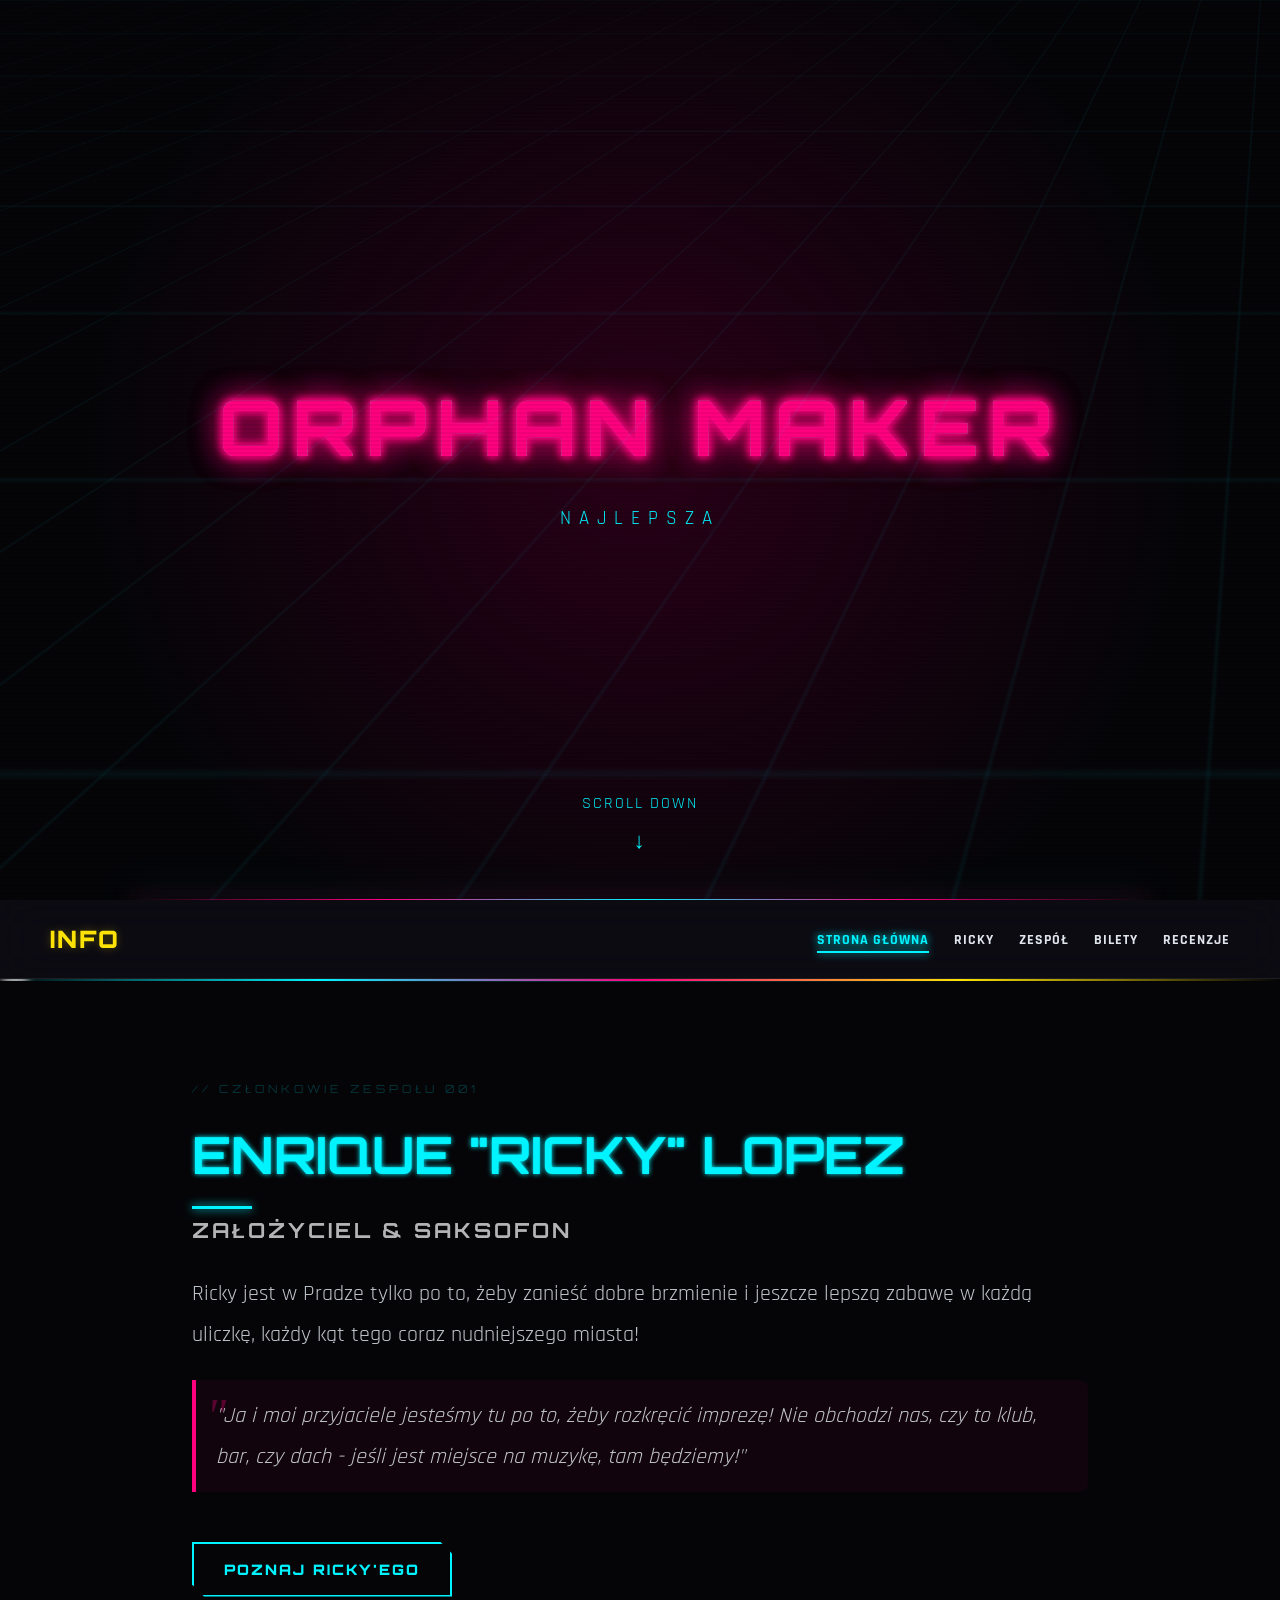
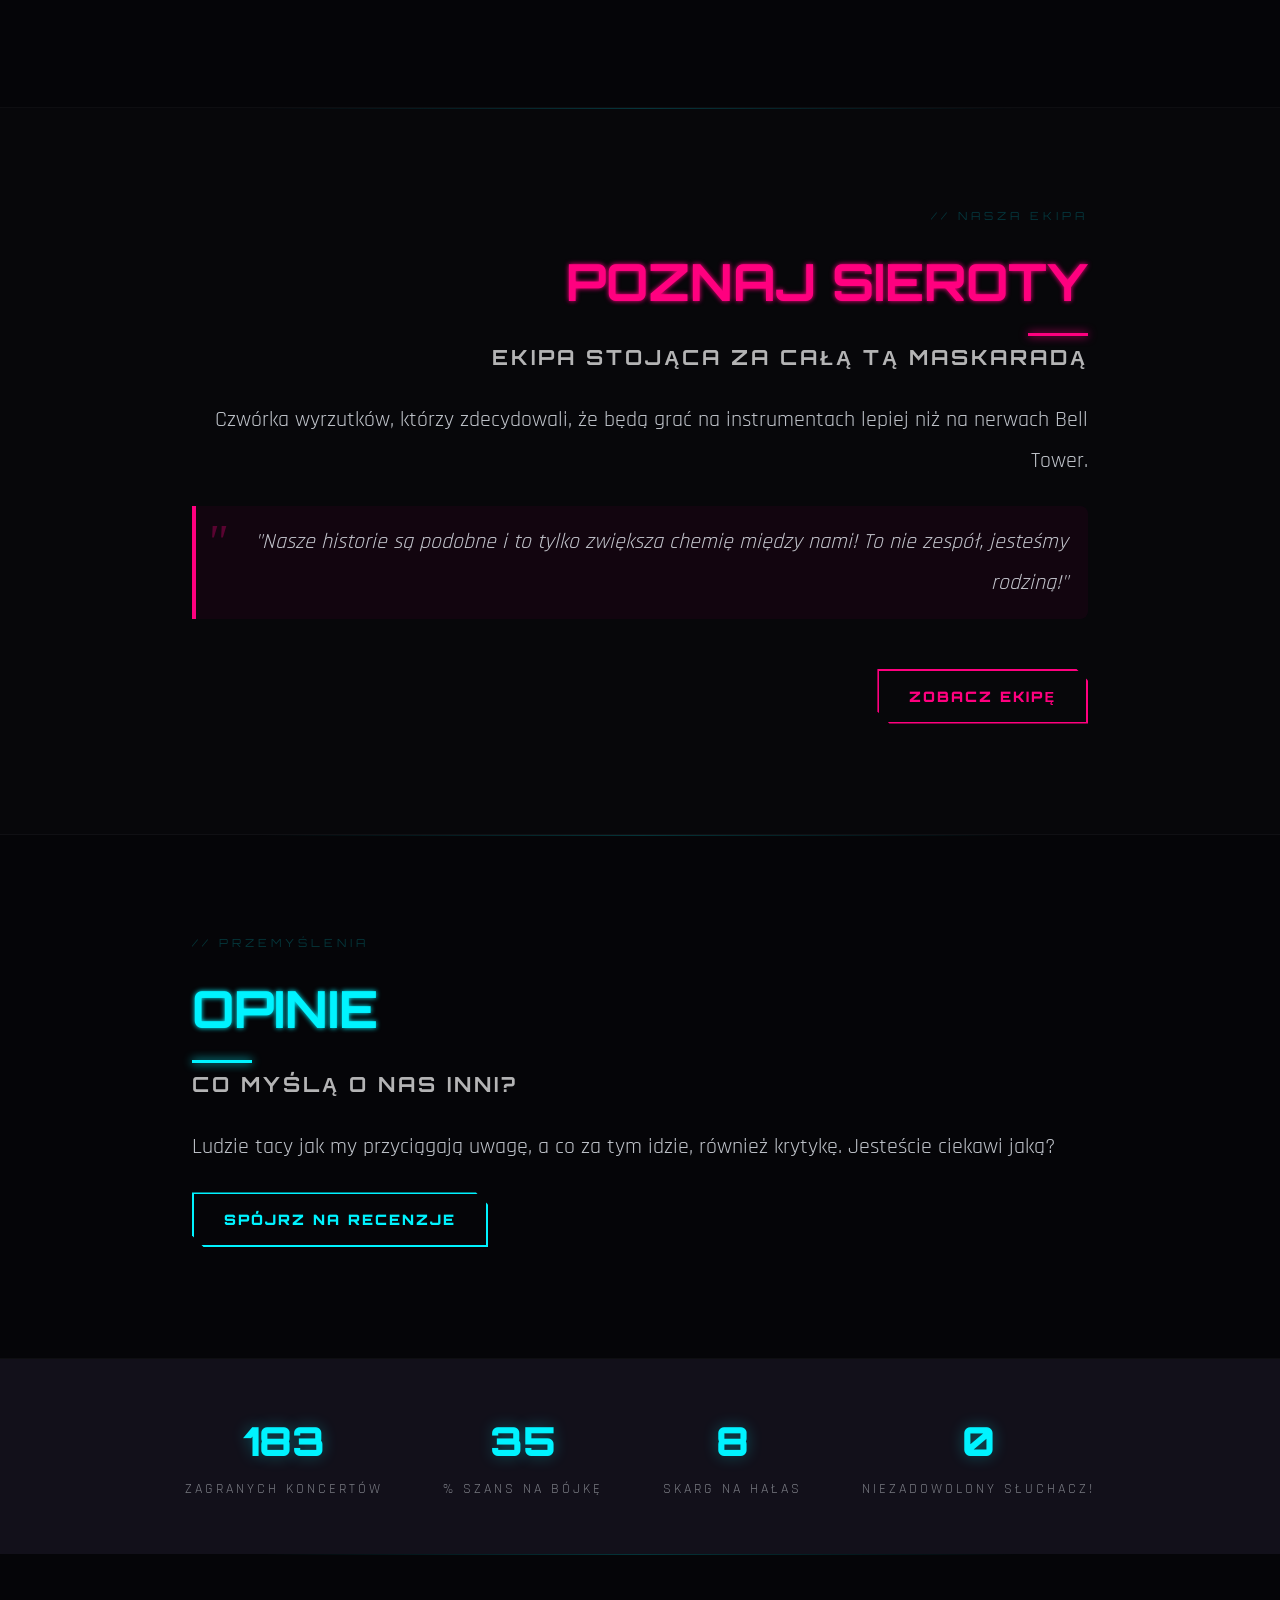
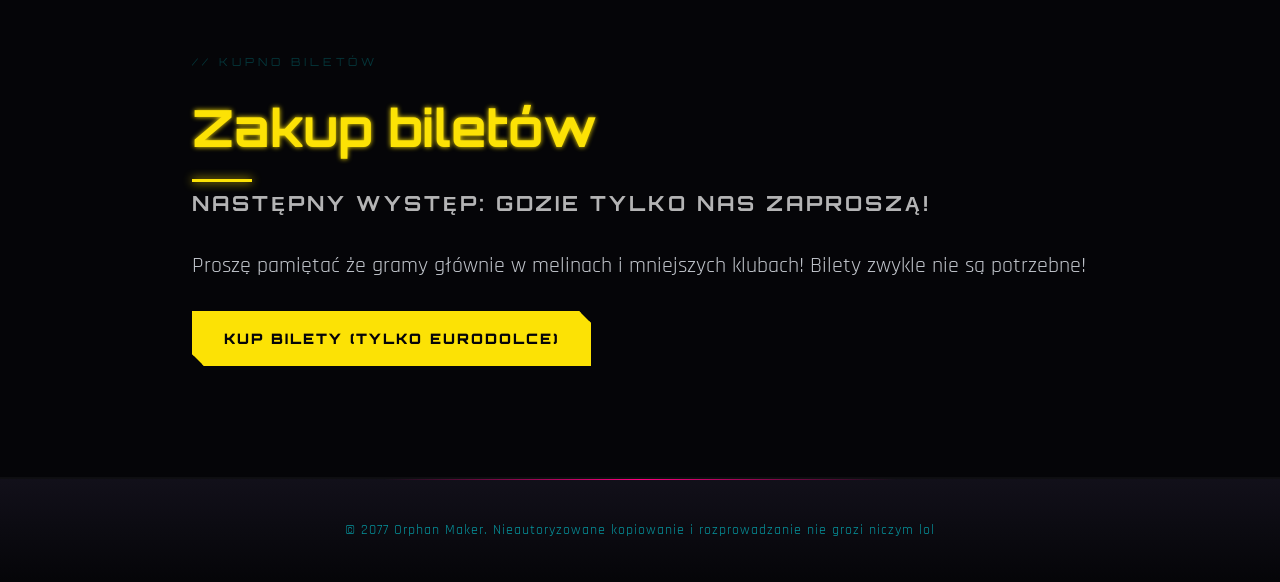
<file: index.html>
<!DOCTYPE html>
<html lang="pl">
<head>
    <meta charset="UTF-8">
    <meta name="viewport" content="width=device-width, initial-scale=1.0">
    <title>ORPHAN MAKER | Official Data Pool</title>
    <link href="https://fonts.googleapis.com/css2?family=Orbitron:wght@700;900&family=Rajdhani:wght@500;700&display=swap" rel="stylesheet">
    <link rel="stylesheet" href="style.css">
</head>
<body>

    <canvas id="particles-canvas"></canvas>

    <header class="hero">
        <h1 class="glitch band-name" data-text="ORPHAN MAKER">ORPHAN MAKER</h1>
        <p class="hero-subtitle">Najlepsza muzyka w Pradze!</p>
        <div class="scroll-indicator">
            Scroll Down
            <span class="arrow">&#x2193;</span>
        </div>
    </header>

    <nav class="navbar scroll-reveal">
        <div class="logo">INFO</div>
        <ul class="nav-links">
            <li><a href="index.html" class="active">Strona główna</a></li>
            <li><a href="ricky_lopez.html">Ricky</a></li>
            <li><a href="meet_the_band.html">Zespół</a></li>
            <li><a href="tickets.html">Bilety</a></li>
            <li><a href="reviews.html">Recenzje</a></li>
        </ul>
    </nav>

    <div class="neon-divider"></div>

    <section id="ricky" class="spotlight scroll-reveal">
        <div class="spotlight-text">
            <span class="section-label">// Członkowie zespołu 001</span>
            <h2>ENRIQUE "RICKY" LOPEZ</h2>
            <h3>Założyciel & Saksofon</h3>
            <p>
                Ricky jest w Pradze tylko po to, żeby zanieść dobre brzmienie i jeszcze lepszą zabawę w każdą uliczkę, każdy kąt tego coraz nudniejszego miasta!
            </p>
            <p class="quote">
                "Ja i moi przyjaciele jesteśmy tu po to, żeby rozkręcić imprezę! Nie obchodzi nas, czy to klub, bar, czy dach - jeśli jest miejsce na muzykę, tam będziemy!"
            </p>
            <a href="ricky_lopez.html" class="btn primary-btn">Poznaj Ricky'ego</a>
        </div>
    </section>

    <section id="band" class="spotlight reverse scroll-reveal">
        <div class="spotlight-text text-right">
            <span class="section-label">// Nasza ekipa</span>
            <h2 class="pink-text">POZNAJ SIEROTY</h2>
            <h3>Ekipa stojąca za całą tą maskaradą</h3>
            <p>
                Czwórka wyrzutków, którzy zdecydowali, że będą grać na instrumentach lepiej niż na nerwach Bell Tower.
            </p>
            <p class="quote">
                "Nasze historie są podobne i to tylko zwiększa chemię między nami! To nie zespół, jesteśmy rodziną!"
            </p>
            <a href="meet_the_band.html" class="btn secondary-btn">Zobacz ekipę</a>
        </div>
    </section>

    <section id="reviews" class="spotlight scroll-reveal">
        <div class="spotlight-text">
            <span class="section-label">// Przemyślenia</span>
            <h2>OPINIE</h2>
            <h3>Co myślą o nas inni?</h3>
            <p>
                Ludzie tacy jak my przyciągają uwagę, a co za tym idzie, również krytykę. Jesteście ciekawi jaką?
            </p>
            <a href="reviews.html" class="btn primary-btn">Spójrz na recenzje</a>
        </div>
    </section>

    <div class="stats-bar scroll-reveal">
        <div class="stat-item">
            <span class="stat-number" data-target="249">0</span>
            <span class="stat-label">zagranych koncertów</span>
        </div>
        <div class="stat-item">
            <span class="stat-number" data-target="48">0</span>
            <span class="stat-label">% szans na bójkę</span>
        </div>
        <div class="stat-item">
            <span class="stat-number" data-target="12">0</span>
            <span class="stat-label">skarg na hałas</span>
        </div>
        <div class="stat-item">
            <span class="stat-number" data-target="1">0</span>
            <span class="stat-label">niezadowolony słuchacz!</span>
        </div>
    </div>

    <section id="gigs" class="spotlight scroll-reveal">
        <div class="spotlight-text">
            <span class="section-label">// Kupno biletów</span>
            <h2 class="yellow-text">Zakup biletów</h2>
            <h3>Następny występ: Gdzie tylko nas zaproszą!</h3>
            <p>
                Proszę pamiętać że gramy głównie w melinach i mniejszych klubach! Bilety zwykle nie są potrzebne!
            </p>
            <a href="tickets.html" id="ticket-action" class="btn action-btn">Kup bilety (tylko eurodolce)</a>
        </div>
    </section>

    <footer class="scroll-reveal">
        <p>&copy; 2077 Orphan Maker. Nieautoryzowane kopiowanie i rozprowadzanie nie grozi niczym lol</p>
    </footer>

    <script src="script.js"></script>
</body>
</html>
</file>
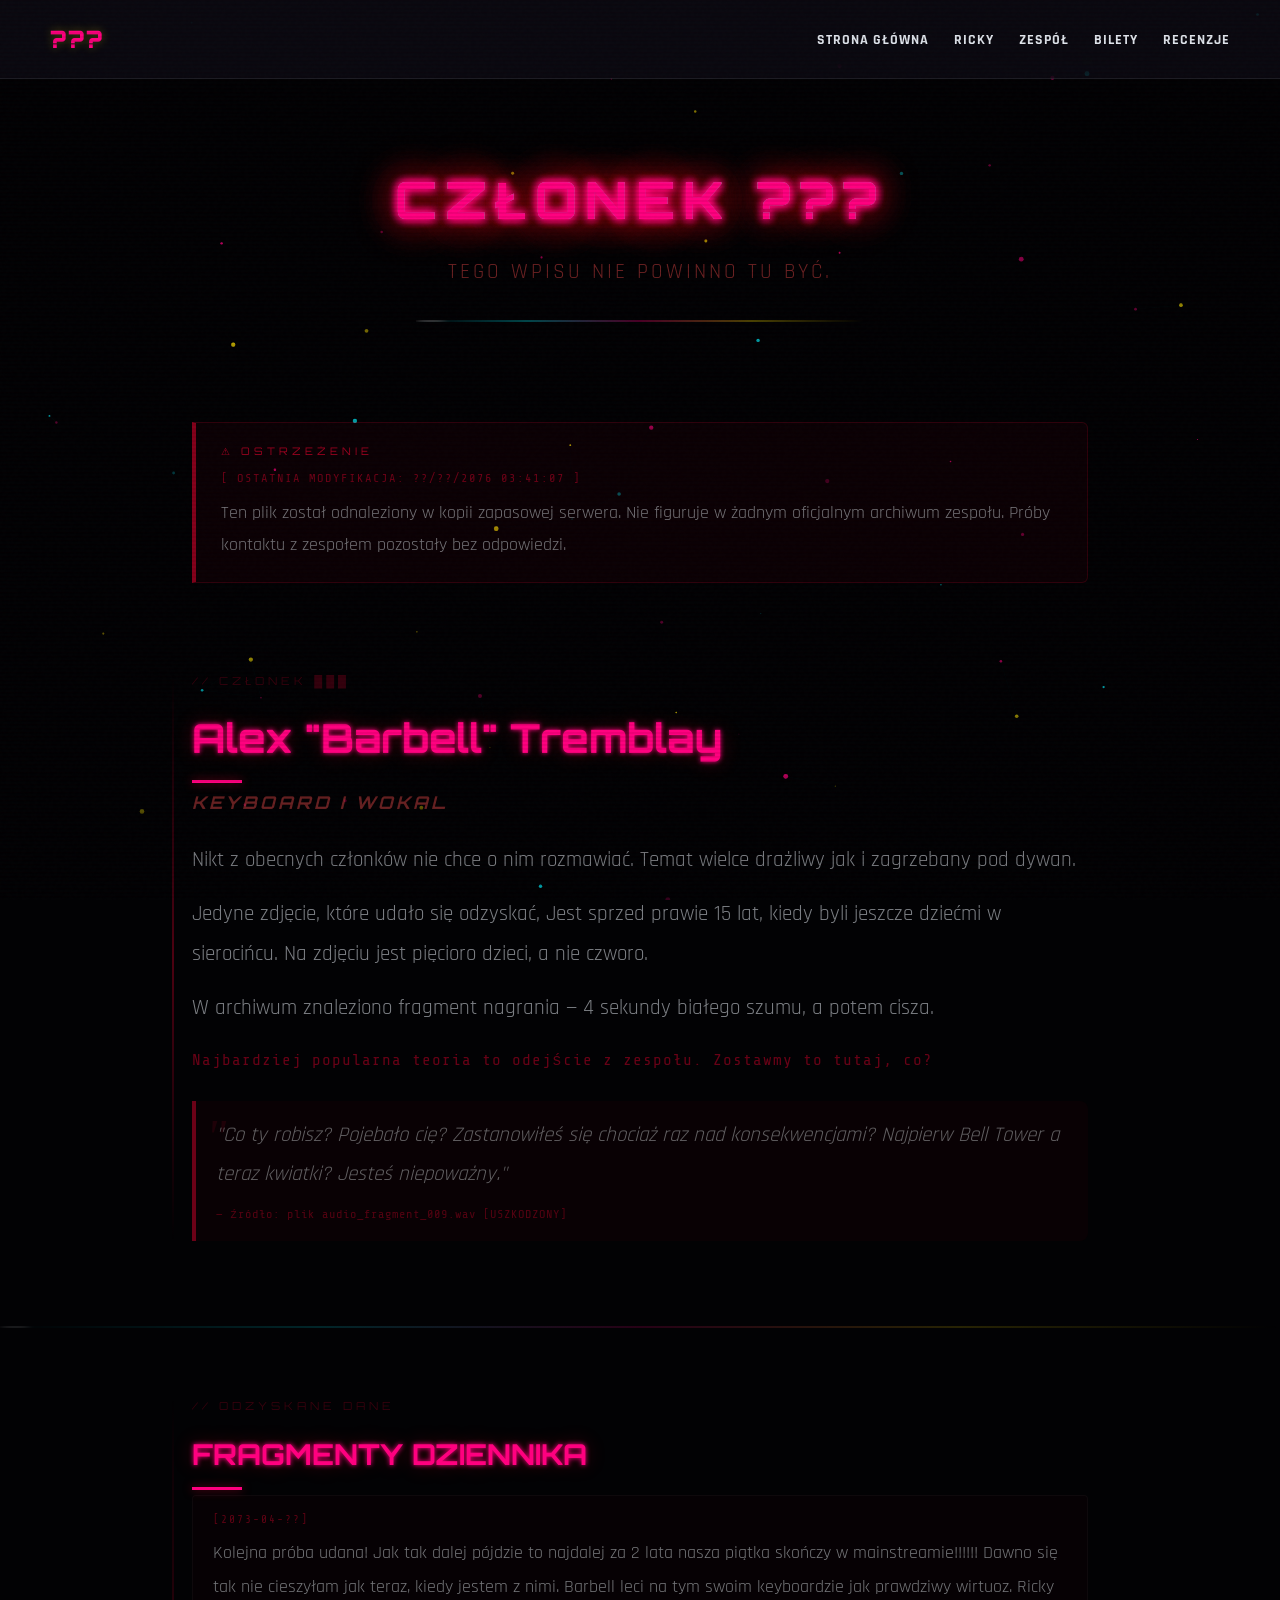
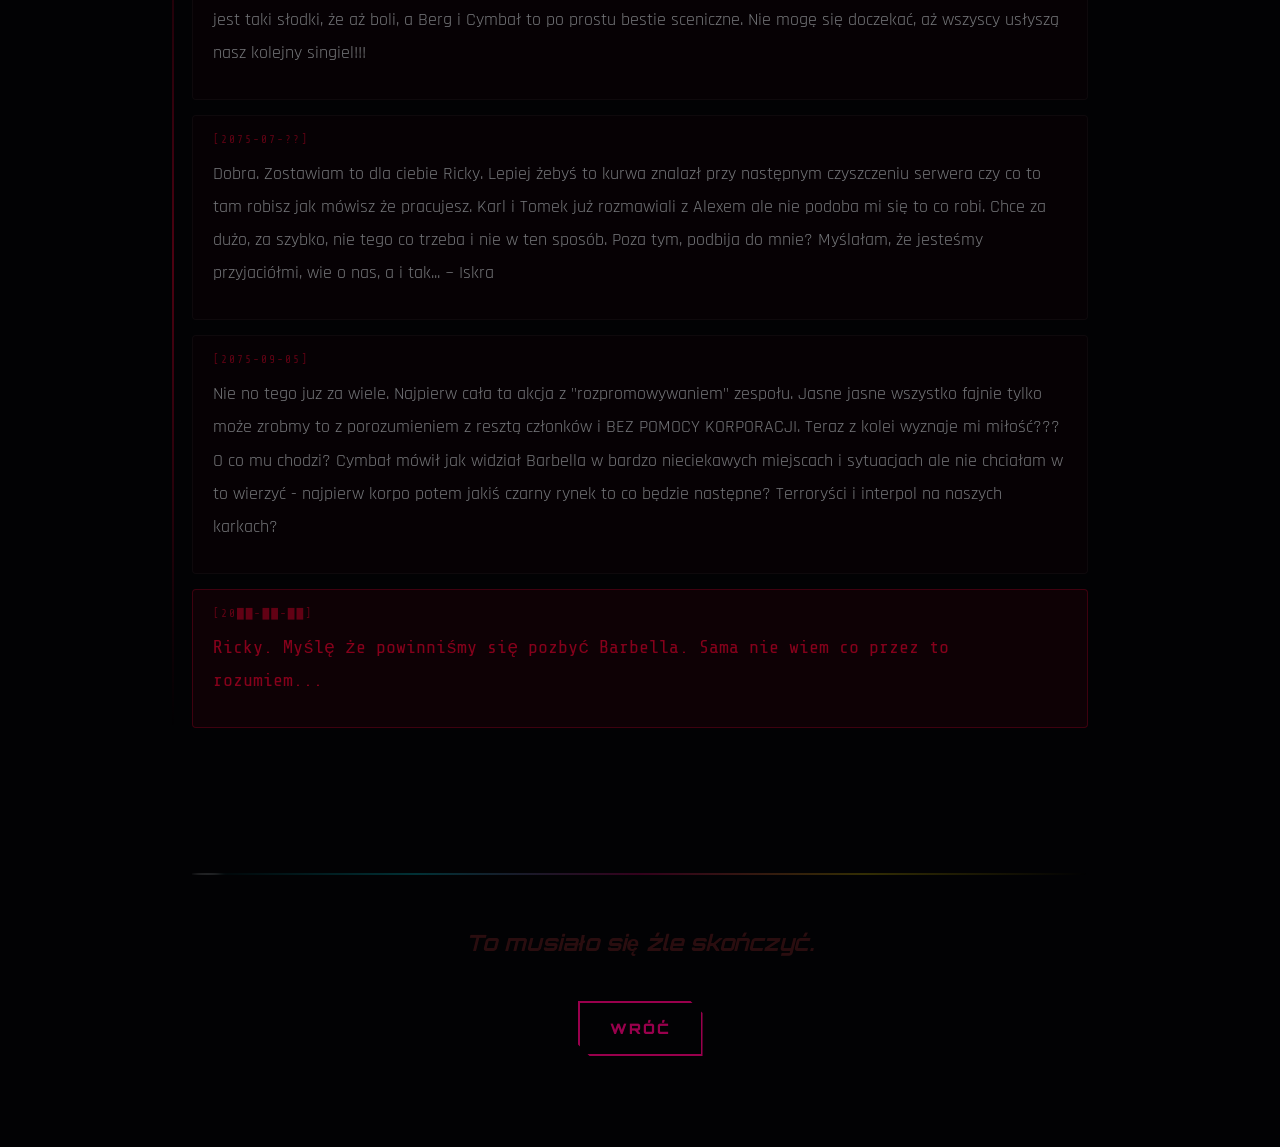
<file: forgotten_one.html>
<!DOCTYPE html>
<html lang="pl">
<head>
    <meta charset="UTF-8">
    <meta name="viewport" content="width=device-width, initial-scale=1.0">
    <title>ORPHAN MAKER | ███████</title>
    <link href="https://fonts.googleapis.com/css2?family=Orbitron:wght@700;900&family=Rajdhani:wght@500;700&family=Share+Tech+Mono&display=swap" rel="stylesheet">
    <link rel="stylesheet" href="style.css">
</head>
<body class="forgotten-body">
    
    <canvas id="particles-canvas"></canvas>

    <div class="forgotten-static-overlay"></div>
    <div class="forgotten-vhs-lines"></div>

    <nav class="navbar">
        <div class="logo" style="color: var(--neon-pink); animation: errorPulse 3s ease-in-out infinite;">???</div>
        <ul class="nav-links">
            <li><a href="index.html">Strona główna</a></li>
            <li><a href="ricky_lopez.html">Ricky</a></li>
            <li><a href="meet_the_band.html">Zespół</a></li>
            <li><a href="tickets.html">Bilety</a></li>
            <li><a href="reviews.html">Recenzje</a></li>
        </ul>
    </nav>

    <section class="page-header scroll-reveal">
        <h1 class="glitch page-title forgotten-title" data-text="CZŁONEK ???">CZŁONEK ???</h1>
        <p class="page-subtitle forgotten-subtitle">Tego wpisu nie powinno tu być.</p>
        <div class="neon-divider" style="margin: 30px auto; width: 50%; opacity: 0.3;"></div>
    </section>

    <section class="forgotten-warning scroll-reveal">
        <div class="forgotten-warning-box">
            <span class="forgotten-timestamp">[ OSTATNIA MODYFIKACJA: ??/??/2076 03:41:07 ]</span>
            <p>Ten plik został odnaleziony w kopii zapasowej serwera. Nie figuruje w żadnym oficjalnym archiwum zespołu. Próby kontaktu z zespołem pozostały bez odpowiedzi.</p>
        </div>
    </section>

    <section class="member-card scroll-reveal">
        <div class="member-content forgotten-content">
            <span class="section-label forgotten-label">// Członek ███</span>
            <h2 class="forgotten-name">Alex "Barbell" Tremblay</h2>
            <h3 class="forgotten-role">Keyboard i wokal</h3>
            <p class="forgotten-text">
                Nikt z obecnych członków nie chce o nim rozmawiać. Temat wielce drażliwy jak i zagrzebany pod dywan.
            </p>
            <p class="forgotten-text">
                Jedyne zdjęcie, które udało się odzyskać, Jest sprzed prawie 15 lat, kiedy byli jeszcze dziećmi w sierocińcu. Na zdjęciu jest pięcioro dzieci, a nie czworo.
            </p>
            <p class="forgotten-text">
                W archiwum znaleziono fragment nagrania — 4 sekundy białego szumu, a potem cisza.
            </p>
            <p class="forgotten-text corrupted-text">
                Najbardziej popularna teoria to odejście z zespołu. Zostawmy to tutaj, co?
            </p>
            <p class="quote forgotten-quote">
                "Co ty robisz? Pojebało cię? Zastanowiłeś się chociaż raz nad konsekwencjami? Najpierw Bell Tower a teraz kwiatki? Jesteś niepoważny."
                <br><span class="forgotten-quote-source">— źródło: plik audio_fragment_009.wav [USZKODZONY]</span>
            </p>
        </div>
    </section>

    <div class="neon-divider" style="opacity: 0.15;"></div>

    <section class="member-card scroll-reveal">
        <div class="member-content forgotten-content">
            <span class="section-label forgotten-label">// Odzyskane dane</span>
            <h2 class="forgotten-name" style="font-size: 1.8rem;">FRAGMENTY DZIENNIKA</h2>
            <div class="forgotten-log-entry">
                <span class="forgotten-log-date">[2073-04-??]</span>
                <p>Kolejna próba udana! Jak tak dalej pójdzie to najdalej za 2 lata nasza piątka skończy w mainstreamie!!!!!! Dawno się tak nie cieszyłam jak teraz, kiedy jestem z nimi. Barbell leci na tym swoim
                    keyboardzie jak prawdziwy wirtuoz. Ricky jest taki słodki, że aż boli, a Berg i Cymbał to po prostu bestie sceniczne. Nie mogę się doczekać, aż wszyscy usłyszą nasz kolejny singiel!!!</p>
                </p>
            </div>
            <div class="forgotten-log-entry">
                <span class="forgotten-log-date">[2075-07-??]</span>
                <p>Dobra. Zostawiam to dla ciebie Ricky. Lepiej żebyś to kurwa znalazł przy następnym czyszczeniu serwera czy co to tam robisz jak mówisz że pracujesz. Karl i Tomek już rozmawiali z Alexem ale nie podoba
                    mi się to co robi. Chce za dużo, za szybko, nie tego co trzeba i nie w ten sposób. Poza tym, podbija do mnie? Myślałam, że jesteśmy przyjaciółmi, wie o nas, a i tak... ~ Iskra
                </p>
            </div>
            <div class="forgotten-log-entry">
                <span class="forgotten-log-date">[2075-09-05]</span>
                <p>Nie no tego juz za wiele. Najpierw cała ta akcja z "rozpromowywaniem" zespołu. Jasne jasne wszystko fajnie tylko może zrobmy to z porozumieniem z resztą członków i BEZ POMOCY KORPORACJI. Teraz z
                    kolei wyznaje mi miłość??? O co mu chodzi? Cymbał mówił jak widział Barbella w bardzo nieciekawych miejscach i sytuacjach ale nie chciałam w to wierzyć - najpierw korpo potem jakiś czarny rynek to
                    co będzie następne? Terroryści i interpol na naszych karkach?
                </p>
            </div>
            <div class="forgotten-log-entry corrupted-entry">
                <span class="forgotten-log-date">[20██-██-██]</span>
                <p>Ricky. Myślę że powinniśmy się pozbyć Barbella. Sama nie wiem co przez to rozumiem...</p>
            </div>
        </div>
    </section>

    <section class="page-cta scroll-reveal">
        <div class="neon-divider" style="margin-bottom: 50px; opacity: 0.2;"></div>
        <h2 class="cta-heading forgotten-cta-text" style="font-size: 1.4rem; opacity: 0.4;">To musiało się źle skończyć.</h2>
        <a href="meet_the_band.html" class="btn secondary-btn" style="opacity: 0.6;">Wróć</a>
    </section>

    <script>
        // 8. Forgotten One Page Effects

        // Random flicker effect for the whole page
        setInterval(() => {
            if (Math.random() < 0.05) {
                document.body.style.opacity = '0.7';
                setTimeout(() => {
                    document.body.style.opacity = '1';
                }, 50 + Math.random() * 100);
            }
        }, 2000);

        // Random glitch displacement on title
        const title = document.querySelector('.forgotten-title');
        if (title) {
            setInterval(() => {
                if (Math.random() < 0.1) {
                    const x = (Math.random() - 0.5) * 8;
                    const y = (Math.random() - 0.5) * 4;
                    title.style.transform = `translate(${x}px, ${y}px)`;
                    setTimeout(() => {
                        title.style.transform = 'translate(0, 0)';
                    }, 80);
                }
            }, 1500);
        }

        // Corrupted text random replacement
        document.querySelectorAll('.corrupted-text').forEach(el => {
            const original = el.textContent;
            setInterval(() => {
                if (Math.random() < 0.08) {
                    let chars = original.split('');
                    for (let i = 0; i < 5; i++) {
                        const idx = Math.floor(Math.random() * chars.length);
                        chars[idx] = String.fromCharCode(0x2580 + Math.floor(Math.random() * 32));
                    }
                    el.textContent = chars.join('');
                    setTimeout(() => {
                        el.textContent = original;
                    }, 150);
                }
            }, 3000);
        });
    </script>

    <script src="script.js"></script>
</body>
</html>
</file>
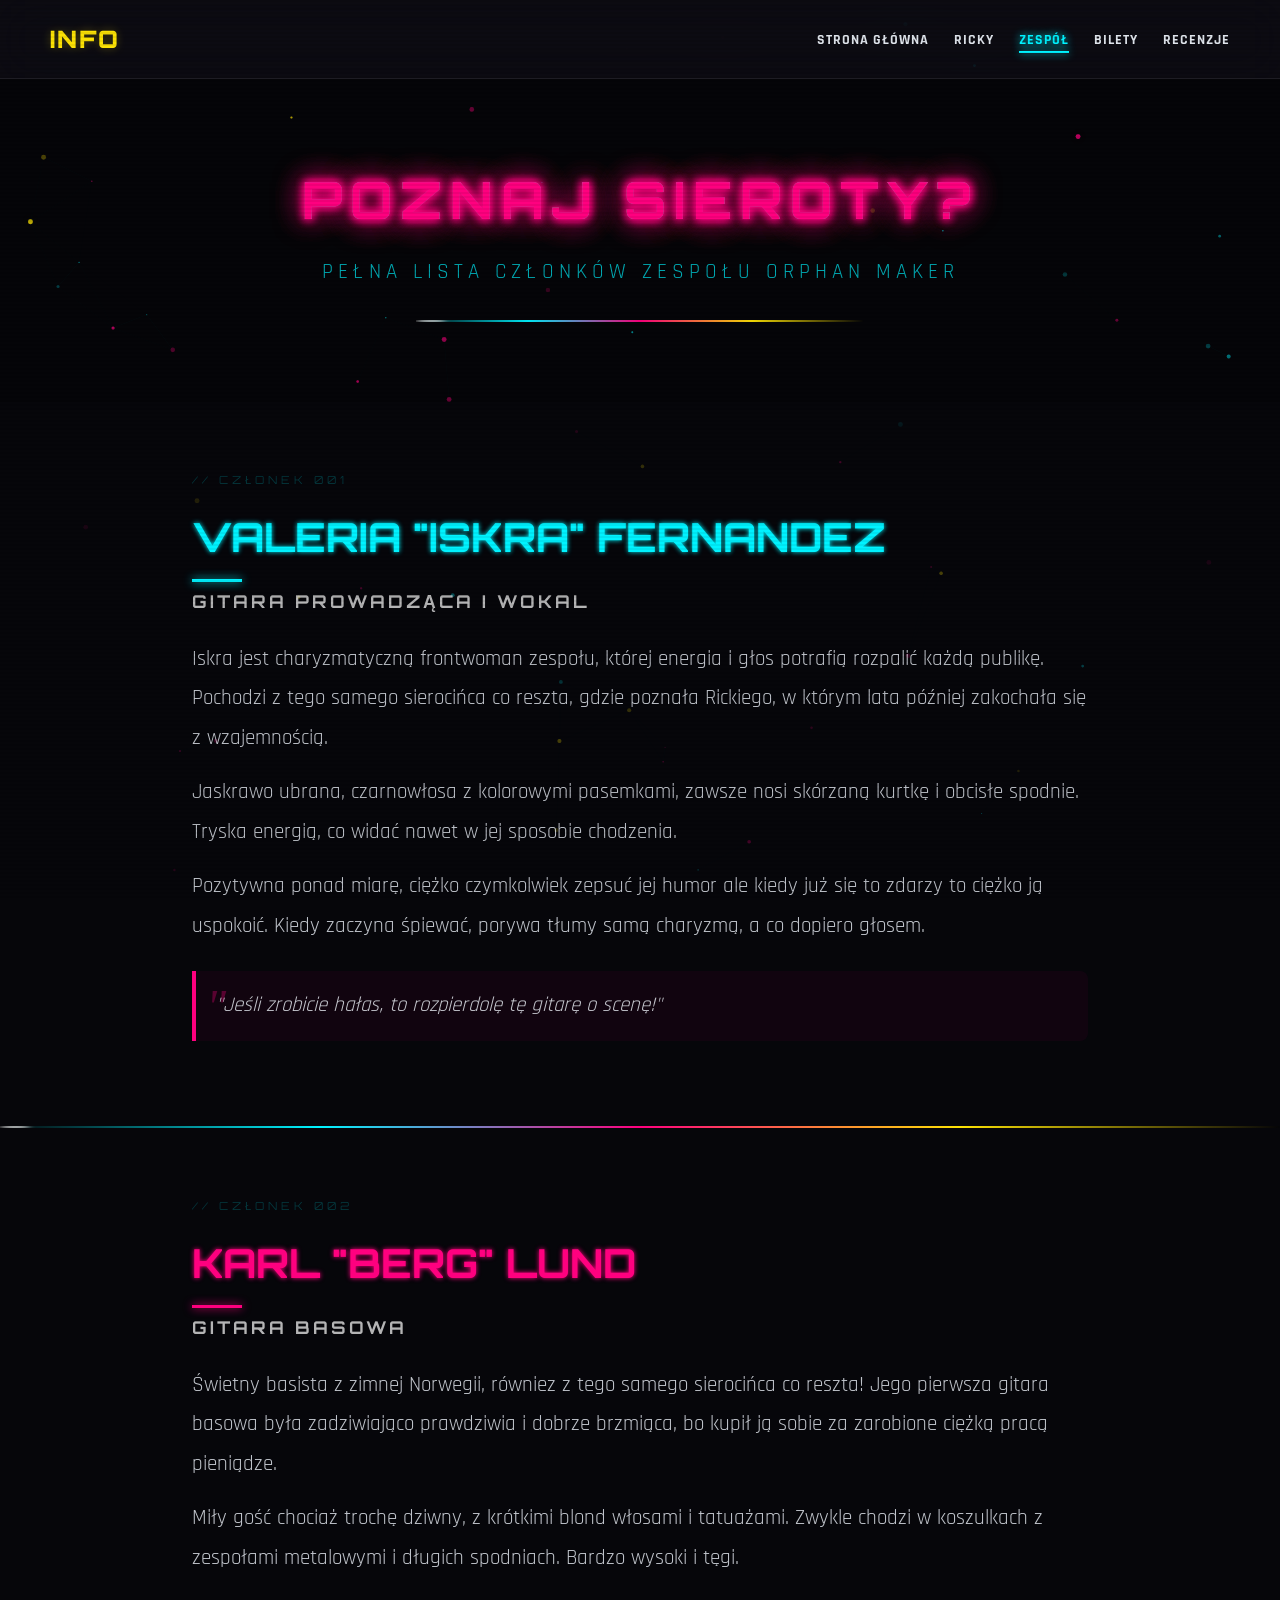
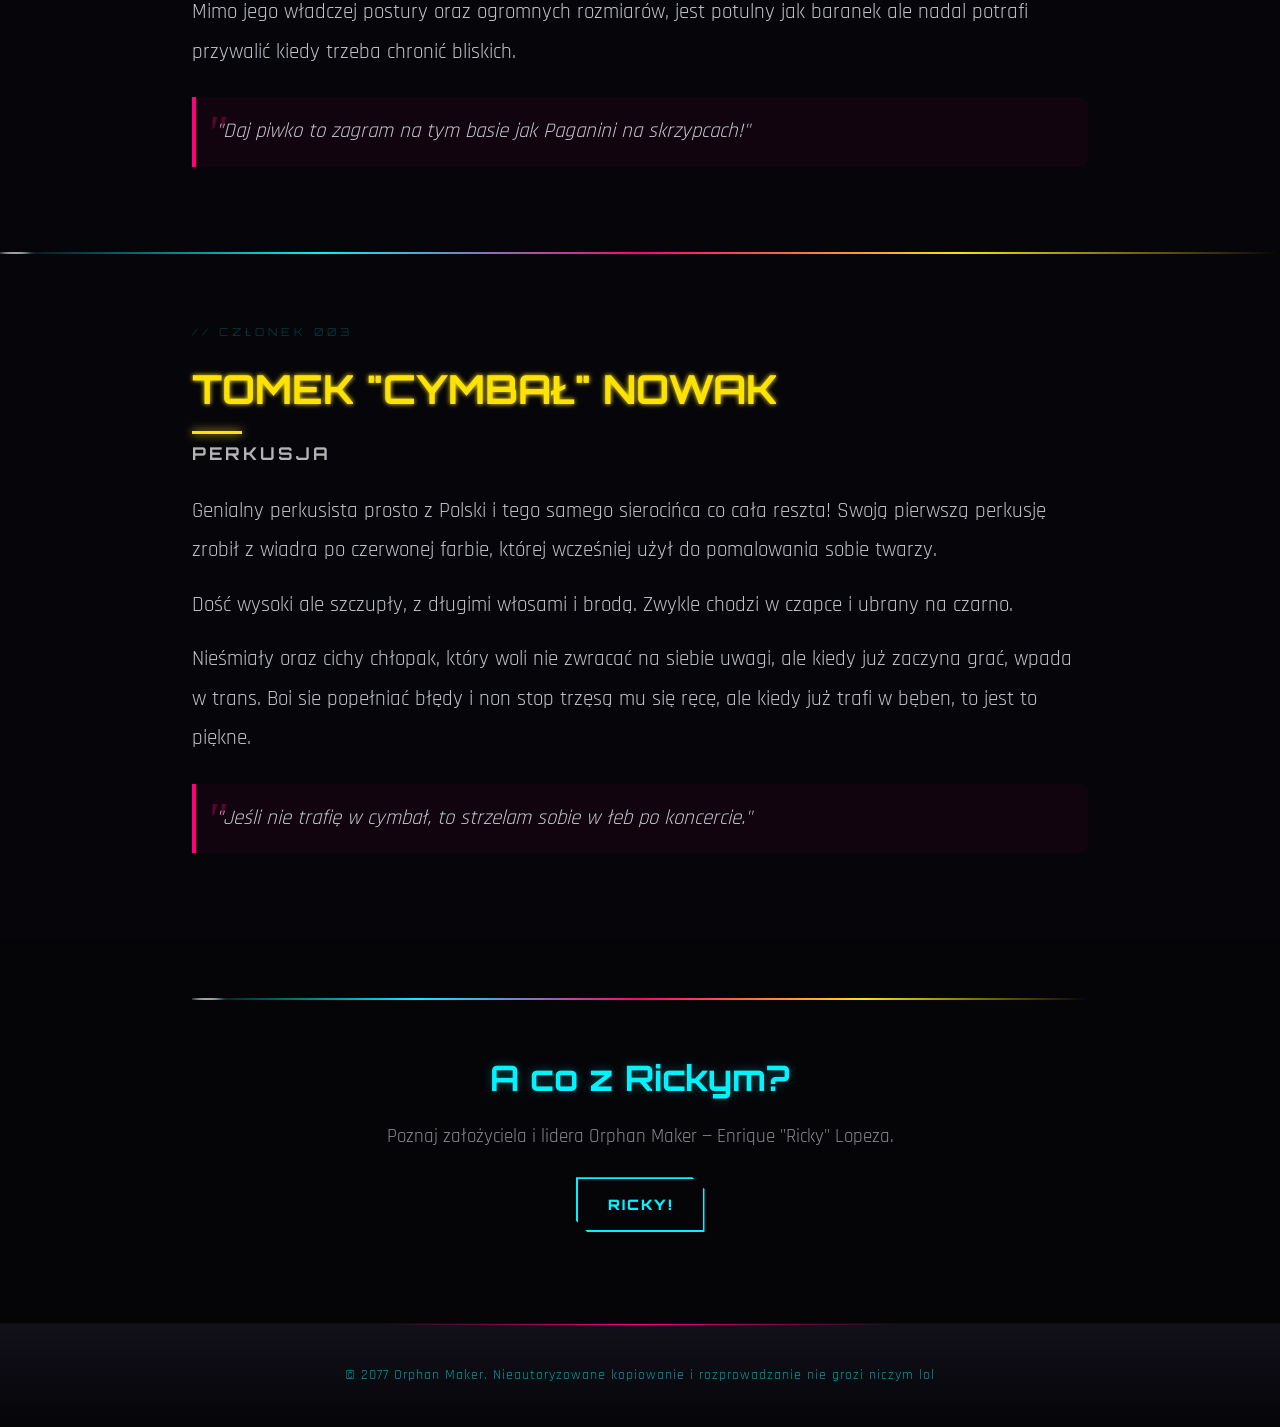
<file: meet_the_band.html>
<!DOCTYPE html>
<html lang="pl">
<head>
    <meta charset="UTF-8">
    <meta name="viewport" content="width=device-width, initial-scale=1.0">
    <title>ORPHAN MAKER | Poznaj zespół</title>
    <link href="https://fonts.googleapis.com/css2?family=Orbitron:wght@700;900&family=Rajdhani:wght@500;700&display=swap" rel="stylesheet">
    <link rel="stylesheet" href="style.css">
</head>
<body>
    
    <canvas id="particles-canvas"></canvas>

    <nav class="navbar">
        <div class="logo">INFO</div>
        <ul class="nav-links">
            <li><a href="index.html">Strona główna</a></li>
            <li><a href="ricky_lopez.html">Ricky</a></li>
            <li><a href="meet_the_band.html" class="active">Zespół</a></li>
            <li><a href="tickets.html">Bilety</a></li>
            <li><a href="reviews.html">Recenzje</a></li>
        </ul>
    </nav>

    <section class="page-header scroll-reveal">
        <h1 class="glitch page-title" data-text="POZNAJ SIEROTY?">POZNAJ SIEROTY<a href="forgotten_one.html" class="hidden-link">?</a></h1>
        <p class="page-subtitle">Pełna lista członków zespołu Orphan Maker</p>
        <div class="neon-divider" style="margin: 30px auto; width: 50%;"></div>
    </section>

    <section class="member-card scroll-reveal">
        <div class="member-content">
            <span class="section-label">// Członek 001</span>
            <h2>VALERIA "ISKRA" FERNANDEZ</h2>
            <h3>Gitara prowadząca i wokal</h3>
            <p>
                Iskra jest charyzmatyczną frontwoman zespołu, której energia i głos potrafią rozpalić każdą publikę. Pochodzi z tego samego sierocińca co reszta, gdzie poznała Rickiego, w którym lata później 
                zakochała się z wzajemnością.
            </p>
            <p>
                Jaskrawo ubrana, czarnowłosa z kolorowymi pasemkami, zawsze nosi skórzaną kurtkę i obcisłe spodnie. Tryska energią, co widać nawet w jej sposobie chodzenia.
            </p>
            <p>
                Pozytywna ponad miarę, ciężko czymkolwiek zepsuć jej humor ale kiedy już się to zdarzy to ciężko ją uspokoić. Kiedy zaczyna śpiewać, porywa tłumy samą charyzmą, a co dopiero głosem.
            </p>
            <p class="quote">
                "Jeśli zrobicie hałas, to rozpierdolę tę gitarę o scenę!"
            </p>
        </div>
    </section>

    <div class="neon-divider"></div>

    <section class="member-card scroll-reveal">
        <div class="member-content">
            <span class="section-label">// Członek 002</span>
            <h2 class="pink-text">KARL "BERG" LUND</h2>
            <h3>Gitara basowa</h3>
            <p>
                Świetny basista z zimnej Norwegii, równiez z tego samego sierocińca co reszta! Jego pierwsza gitara basowa była zadziwiająco prawdziwia i dobrze brzmiąca, bo kupił ją sobie za zarobione ciężką pracą 
                pieniądze.
            </p>
            <p>
                Miły gość chociaż trochę dziwny, z krótkimi blond włosami i tatuażami. Zwykle chodzi w koszulkach z zespołami metalowymi i długich spodniach. Bardzo wysoki i tęgi.
            </p>
            <p>
                Mimo jego władczej postury oraz ogromnych rozmiarów, jest potulny jak baranek ale nadal potrafi przywalić kiedy trzeba chronić bliskich.
            </p>
            <p class="quote">
                "Daj piwko to zagram na tym basie jak Paganini na skrzypcach!"
            </p>
        </div>
    </section>

    <div class="neon-divider"></div>

    <section class="member-card scroll-reveal">
        <div class="member-content">
            <span class="section-label">// Członek 003</span>
            <h2 class="yellow-text">TOMEK "CYMBAŁ" NOWAK</h2>
            <h3>Perkusja</h3>
            <p>
                Genialny perkusista prosto z Polski i tego samego sierocińca co cała reszta! Swoją pierwszą perkusję zrobił z wiadra po czerwonej farbie, której wcześniej użył do pomalowania sobie twarzy.
            </p>
            <p>
                Dość wysoki ale szczupły, z długimi włosami i brodą. Zwykle chodzi w czapce i ubrany na czarno.
            </p>
            <p>
                Nieśmiały oraz cichy chłopak, który woli nie zwracać na siebie uwagi, ale kiedy już zaczyna grać, wpada w trans. Boi sie popełniać błędy i non stop trzęsą mu się ręcę, ale kiedy już trafi w bęben, to 
                jest to piękne.
            </p>
            <p class="quote">
                "Jeśli nie trafię w cymbał, to strzelam sobie w łeb po koncercie."
            </p>
        </div>
    </section>

    <section class="page-cta scroll-reveal">
        <div class="neon-divider" style="margin-bottom: 50px;"></div>
        <h2 class="cta-heading">A co z Rickym?</h2>
        <p class="cta-text">Poznaj założyciela i lidera Orphan Maker — Enrique "Ricky" Lopeza.</p>
        <a href="ricky_lopez.html" class="btn primary-btn">Ricky!</a>
    </section>

    <footer>
        <p>&copy; 2077 Orphan Maker. Nieautoryzowane kopiowanie i rozprowadzanie nie grozi niczym lol</p>
    </footer>

    <script src="script.js"></script>
</body>
</html>
</file>
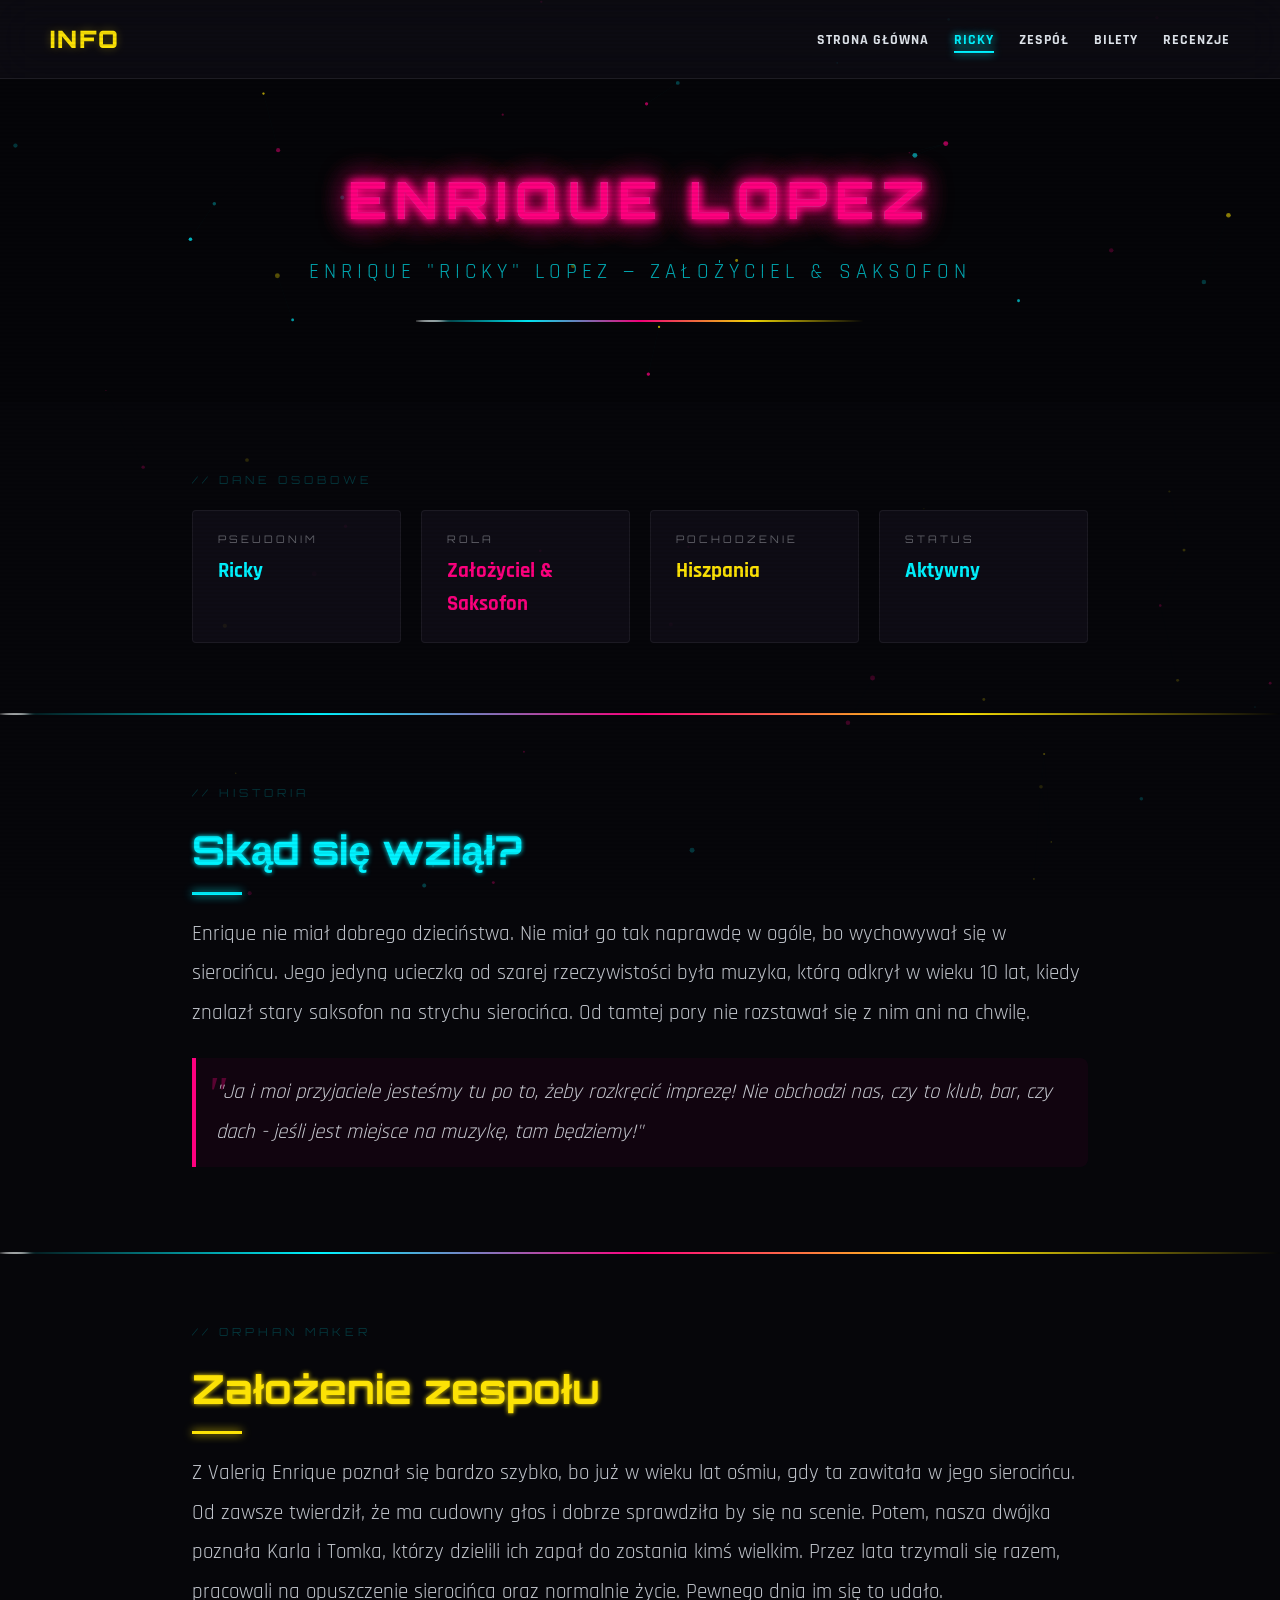
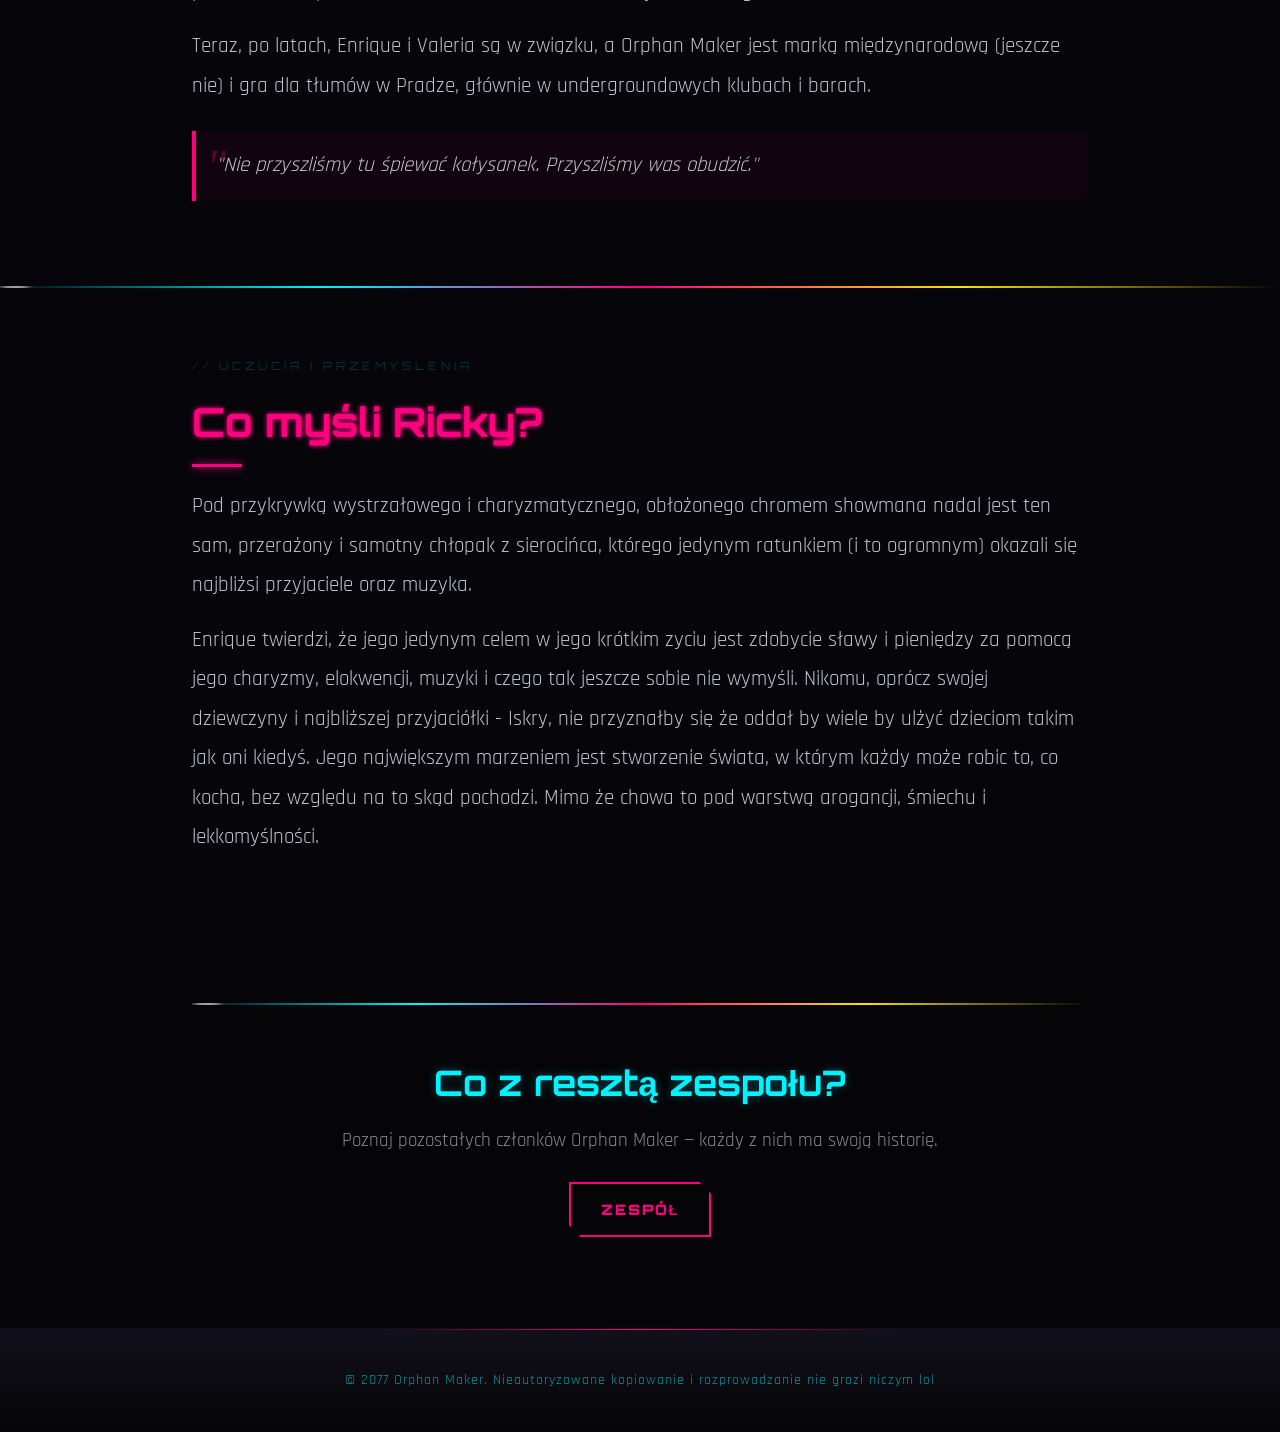
<file: ricky_lopez.html>
<!DOCTYPE html>
<html lang="pl">
<head>
    <meta charset="UTF-8">
    <meta name="viewport" content="width=device-width, initial-scale=1.0">
    <title>ORPHAN MAKER | Ricky Lopez</title>
    <link href="https://fonts.googleapis.com/css2?family=Orbitron:wght@700;900&family=Rajdhani:wght@500;700&display=swap" rel="stylesheet">
    <link rel="stylesheet" href="style.css">
</head>
<body>

    <canvas id="particles-canvas"></canvas>

    <nav class="navbar">
        <div class="logo">INFO</div>
        <ul class="nav-links">
            <li><a href="index.html">Strona główna</a></li>
            <li><a href="ricky_lopez.html" class="active">Ricky</a></li>
            <li><a href="meet_the_band.html">Zespół</a></li>
            <li><a href="tickets.html">Bilety</a></li>
            <li><a href="reviews.html">Recenzje</a></li>
        </ul>
    </nav>

    <section class="page-header scroll-reveal">
        <h1 class="glitch page-title" data-text="ENRIQUE LOPEZ">ENRIQUE LOPEZ</h1>
        <p class="page-subtitle">Enrique "Ricky" Lopez — Założyciel & Saksofon</p>
        <div class="neon-divider" style="margin: 30px auto; width: 50%;"></div>
    </section>

    <section class="profile-section scroll-reveal">
        <div class="profile-content">
            <span class="section-label">// Dane osobowe</span>
            <div class="profile-stats">
                <div class="profile-stat-item">
                    <span class="profile-stat-label">Pseudonim</span>
                    <span class="profile-stat-value cyan">Ricky</span>
                </div>
                <div class="profile-stat-item">
                    <span class="profile-stat-label">Rola</span>
                    <span class="profile-stat-value pink">Założyciel & Saksofon</span>
                </div>
                <div class="profile-stat-item">
                    <span class="profile-stat-label">Pochodzenie</span>
                    <span class="profile-stat-value yellow">Hiszpania</span>
                </div>
                <div class="profile-stat-item">
                    <span class="profile-stat-label">Status</span>
                    <span class="profile-stat-value cyan">Aktywny</span>
                </div>
            </div>
        </div>
    </section>

    <div class="neon-divider"></div>

    <section class="profile-section scroll-reveal">
        <div class="profile-content">
            <span class="section-label">// Historia</span>
            <h2>Skąd się wziął?</h2>
            <p>
                Enrique nie miał dobrego dzieciństwa. Nie miał go tak naprawdę w ogóle, bo wychowywał się w sierocińcu. Jego jedyną ucieczką od szarej rzeczywistości była muzyka, którą odkrył w wieku 10 lat, kiedy 
                znalazł stary saksofon na strychu sierocińca. Od tamtej pory nie rozstawał się z nim ani na chwilę.
            </p>
            <p class="quote">
                "Ja i moi przyjaciele jesteśmy tu po to, żeby rozkręcić imprezę! Nie obchodzi nas, czy to klub, bar, czy dach - jeśli jest miejsce na muzykę, tam będziemy!"
            </p>
        </div>
    </section>

    <div class="neon-divider"></div>

    <section class="profile-section scroll-reveal">
        <div class="profile-content">
            <span class="section-label">// Orphan Maker</span>
            <h2 class="yellow-text">Założenie zespołu</h2>
            <p>
                Z Valerią Enrique poznał się bardzo szybko, bo już w wieku lat ośmiu, gdy ta zawitała w jego sierocińcu. Od zawsze twierdził, że ma cudowny głos i dobrze sprawdziła by się na scenie. Potem, nasza 
                dwójka poznała Karla i Tomka, którzy dzielili ich zapał do zostania kimś wielkim. Przez lata trzymali się razem, pracowali na opuszczenie sierocińca oraz normalnie życie. Pewnego dnia im się to udało.
            </p>
            <p>
                Teraz, po latach, Enrique i Valeria są w związku, a Orphan Maker jest marką międzynarodową (jeszcze nie) i gra dla tłumów w Pradze, głównie w undergroundowych klubach i barach.
            </p>
            <p class="quote">
                "Nie przyszliśmy tu śpiewać kołysanek. Przyszliśmy was obudzić."
            </p>
        </div>
    </section>

    <div class="neon-divider"></div>

    <section class="profile-section scroll-reveal">
        <div class="profile-content">
            <span class="section-label">// Uczucia i przemyślenia</span>
            <h2 class="pink-text">Co myśli Ricky?</h2>
            <p>
                Pod przykrywką wystrzałowego i charyzmatycznego, obłożonego chromem showmana nadal jest ten sam, przerażony i samotny chłopak z sierocińca, którego jedynym ratunkiem (i to ogromnym) okazali się 
                najbliżsi przyjaciele oraz muzyka.
            </p>
            <p>
                Enrique twierdzi, że jego jedynym celem w jego krótkim zyciu jest zdobycie sławy i pieniędzy za pomocą jego charyzmy, elokwencji, muzyki i czego tak jeszcze sobie nie wymyśli. Nikomu, oprócz swojej 
                dziewczyny i najbliższej przyjaciółki - Iskry, nie przyznałby się że oddał by wiele by ulżyć dzieciom takim jak oni kiedyś. Jego największym marzeniem jest stworzenie świata, w którym każdy może robic 
                to, co kocha, bez względu na to skąd pochodzi. Mimo że chowa to pod warstwą arogancji, śmiechu i lekkomyślności.
            </p>
        </div>
    </section>


    <section class="page-cta scroll-reveal">
        <div class="neon-divider" style="margin-bottom: 50px;"></div>
        <h2 class="cta-heading">Co z resztą zespołu?</h2>
        <p class="cta-text">Poznaj pozostałych członków Orphan Maker — każdy z nich ma swoją historię.</p>
        <a href="meet_the_band.html" class="btn secondary-btn">Zespół</a>
    </section>

    <footer>
        <p>&copy; 2077 Orphan Maker. Nieautoryzowane kopiowanie i rozprowadzanie nie grozi niczym lol</p>
    </footer>

    <script src="script.js"></script>
</body>
</html>
</file>
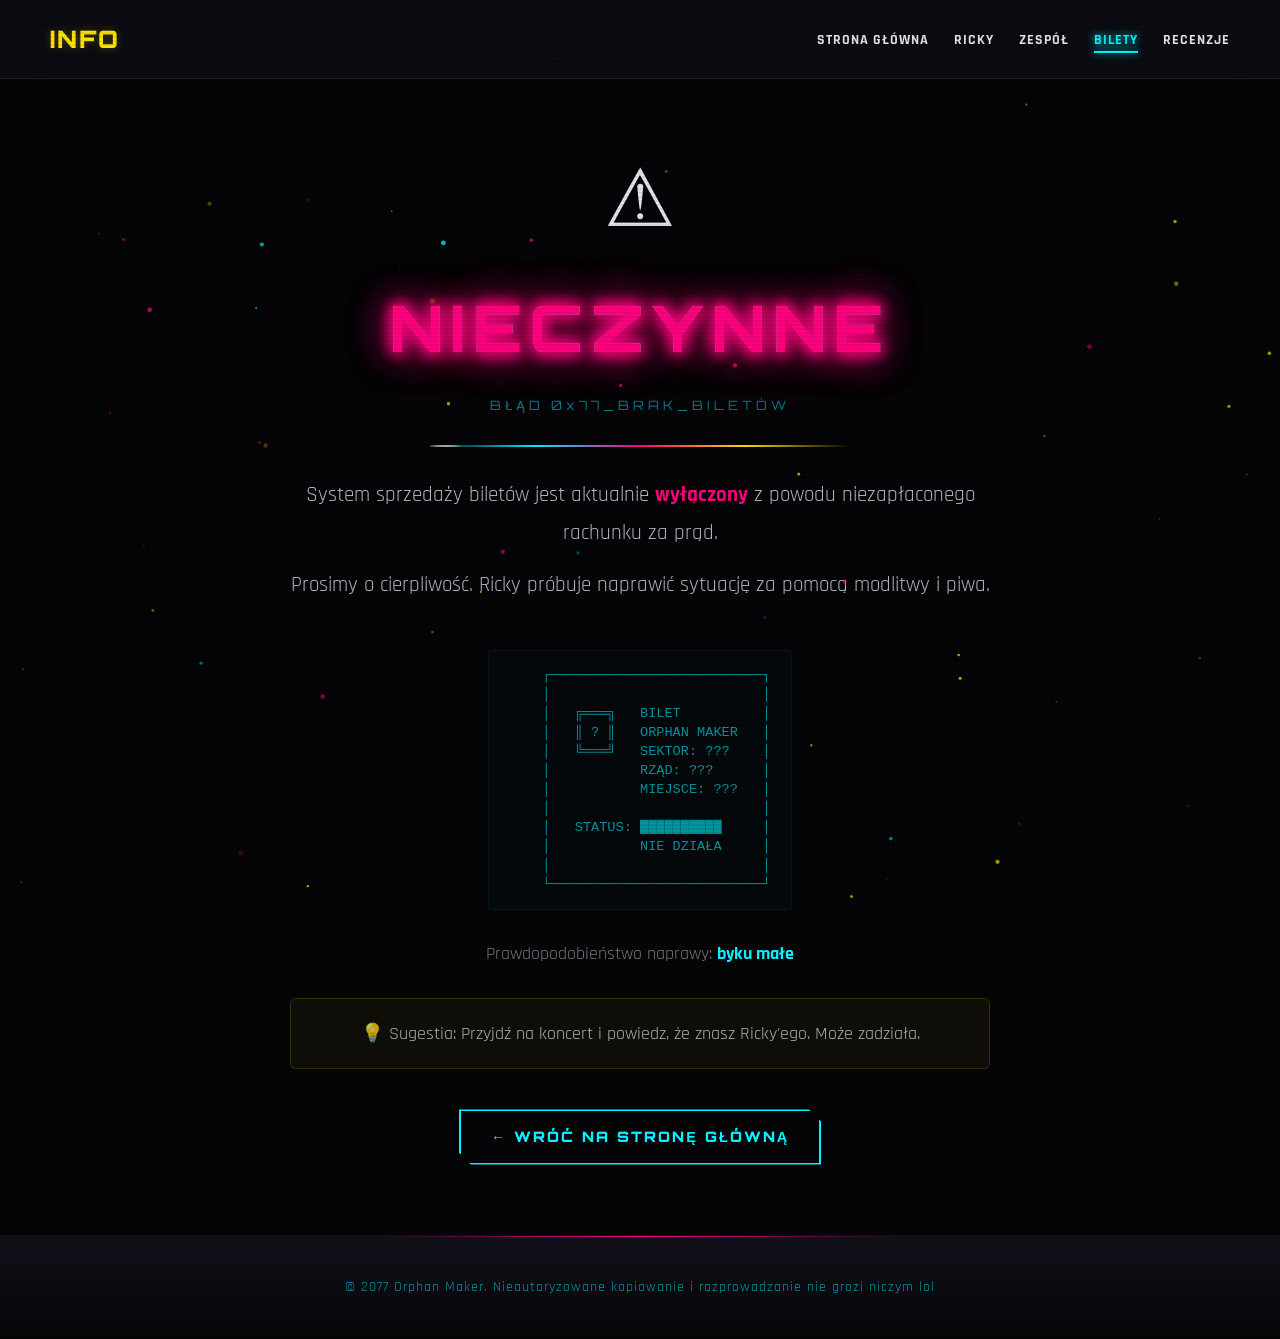
<file: tickets.html>
<!DOCTYPE html>
<html lang="pl">
<head>
    <meta charset="UTF-8">
    <meta name="viewport" content="width=device-width, initial-scale=1.0">
    <title>ORPHAN MAKER | Bilety</title>
    <link href="https://fonts.googleapis.com/css2?family=Orbitron:wght@700;900&family=Rajdhani:wght@500;700&display=swap" rel="stylesheet">
    <link rel="stylesheet" href="style.css">
</head>
<body>

    <canvas id="particles-canvas"></canvas>

    <nav class="navbar">
        <div class="logo">INFO</div>
        <ul class="nav-links">
            <li><a href="index.html">Strona główna</a></li>
            <li><a href="ricky_lopez.html">Ricky</a></li>
            <li><a href="meet_the_band.html">Zespół</a></li>
            <li><a href="tickets.html" class="active">Bilety</a></li>
            <li><a href="reviews.html">Recenzje</a></li>
        </ul>
    </nav>

    <main class="error-page">
        <div class="error-container">
            <div class="error-icon">⚠</div>
            <h1 class="glitch error-title" data-text="NIECZYNNE">NIECZYNNE</h1>
            <div class="error-code">BŁĄD 0x77_BRAK_BILETÓW</div>
            <div class="neon-divider" style="margin: 30px auto; width: 60%;"></div>
            <p class="error-message">
                System sprzedaży biletów jest aktualnie <span class="highlight-pink">wyłączony</span> z powodu niezapłaconego rachunku za prąd.
            </p>
            <p class="error-message">
                Prosimy o cierpliwość. Ricky próbuje naprawić sytuację za pomocą modlitwy i piwa.
            </p>
            <div class="error-ascii">
<pre>
    ┌──────────────────────────┐
    │                          │
    │   ╔═══╗   BILET          │
    │   ║ ? ║   ORPHAN MAKER   │
    │   ╚═══╝   SEKTOR: ???    │
    │           RZĄD: ???      │
    │           MIEJSCE: ???   │
    │                          │
    │   STATUS: ██████████     │
    │           NIE DZIAŁA     │
    │                          │
    └──────────────────────────┘
</pre>
            </div>
            <p class="error-substatus">
                Prawdopodobieństwo naprawy: <span class="highlight-cyan">byku małe</span>
            </p>
            <div class="error-suggestion">
                💡 Sugestia: Przyjdź na koncert i powiedz, że znasz Ricky'ego. Może zadziała.
            </div>
            <a href="index.html" class="btn primary-btn" style="margin-top: 40px;">← Wróć na stronę główną</a>
        </div>
    </main>

    <footer>
        <p>&copy; 2077 Orphan Maker. Nieautoryzowane kopiowanie i rozprowadzanie nie grozi niczym lol</p>
    </footer>

    <script src="script.js"></script>
</body>
</html>
</file>
<file: style.css>
/* Base Reset & Variables */
* {
    margin: 0;
    padding: 0;
    box-sizing: border-box;
}

:root {
    --bg-color: #050508;
    --dark-accent: #12101a;
    --text-main: #e0e5ec;
    --neon-cyan: #00f3ff;
    --neon-pink: #ff007f;
    --neon-yellow: #fce205;
    --glass-bg: rgba(18, 16, 26, 0.6);
    --glass-border: rgba(255, 255, 255, 0.08);
}

body {
    background-color: var(--bg-color);
    color: var(--text-main);
    font-family: 'Rajdhani', sans-serif;
    font-size: 1.2rem;
    line-height: 1.6;
    overflow-x: hidden;
}

/* Scanline overlay */
body::after {
    content: '';
    position: fixed;
    top: 0;
    left: 0;
    width: 100%;
    height: 100%;
    pointer-events: none;
    z-index: 9999;
    background: repeating-linear-gradient(
        0deg,
        transparent,
        transparent 2px,
        rgba(0, 0, 0, 0.06) 2px,
        rgba(0, 0, 0, 0.06) 4px
    );
}

/* Smooth scrolling */
html {
    scroll-behavior: smooth;
}

h1, h2, h3, .logo, .btn {
    font-family: 'Orbitron', sans-serif;
}

/* Custom scrollbar */
::-webkit-scrollbar {
    width: 8px;
}
::-webkit-scrollbar-track {
    background: var(--bg-color);
}
::-webkit-scrollbar-thumb {
    background: var(--neon-pink);
    border-radius: 4px;
    box-shadow: 0 0 6px var(--neon-pink);
}
::-webkit-scrollbar-thumb:hover {
    background: var(--neon-cyan);
    box-shadow: 0 0 10px var(--neon-cyan);
}

/* Splash Screen Hero */
.hero {
    height: 100vh;
    display: flex;
    flex-direction: column;
    justify-content: center;
    align-items: center;
    text-align: center;
    background: radial-gradient(circle at center, #2a0018 0%, var(--bg-color) 70%);
    position: relative;
    overflow: hidden;
}

/* Animated grid background */
.hero::before {
    content: '';
    position: absolute;
    top: 0;
    left: 0;
    width: 200%;
    height: 200%;
    background-image:
        linear-gradient(rgba(0, 243, 255, 0.05) 1px, transparent 1px),
        linear-gradient(90deg, rgba(0, 243, 255, 0.05) 1px, transparent 1px);
    background-size: 60px 60px;
    animation: gridScroll 20s linear infinite;
    transform: perspective(500px) rotateX(60deg);
    transform-origin: center top;
}

.hero::after {
    content: '';
    position: absolute;
    bottom: 0;
    left: 50%;
    transform: translateX(-50%);
    width: 80%;
    height: 1px;
    background: linear-gradient(90deg, transparent, var(--neon-pink), var(--neon-cyan), var(--neon-pink), transparent);
    box-shadow: 0 0 20px var(--neon-pink), 0 0 40px var(--neon-cyan);
}

.hero-subtitle {
    font-family: 'Rajdhani', sans-serif;
    font-size: 1.2rem;
    color: var(--neon-cyan);
    text-transform: uppercase;
    letter-spacing: 8px;
    margin-top: 15px;
    opacity: 0.8;
    animation: fadeFlicker 4s ease-in-out infinite;
}

.band-name {
    font-size: 6vw;
    color: var(--neon-pink);
    letter-spacing: 10px;
    text-shadow: 0 0 10px var(--neon-pink), 0 0 30px #a10050;
    animation: pulse 2s infinite alternate;
    position: relative;
    z-index: 2;
}

/* Glitch effect */
.glitch {
    position: relative;
}

.glitch::before,
.glitch::after {
    content: attr(data-text);
    position: absolute;
    top: 0;
    left: 0;
    width: 100%;
    height: 100%;
    font-size: inherit;
    font-family: inherit;
    font-weight: inherit;
    letter-spacing: inherit;
}

.glitch::before {
    color: var(--neon-cyan);
    z-index: -1;
    animation: glitch-1 3s infinite linear alternate-reverse;
}

.glitch::after {
    color: var(--neon-yellow);
    z-index: -2;
    animation: glitch-2 2s infinite linear alternate-reverse;
}

.scroll-indicator {
    position: absolute;
    bottom: 40px;
    color: var(--neon-cyan);
    font-size: 1rem;
    text-transform: uppercase;
    letter-spacing: 2px;
    animation: bounce 2s infinite;
    z-index: 2;
}

.scroll-indicator .arrow {
    display: block;
    margin-top: 8px;
    font-size: 1.4rem;
    animation: arrowPulse 1.5s ease-in-out infinite;
}

/* Scroll Reveal */
.scroll-reveal {
    opacity: 0;
    transform: translateY(50px);
    transition: opacity 0.8s ease-out, transform 0.8s ease-out;
}

.scroll-reveal.visible {
    opacity: 1;
    transform: translateY(0);
}

/* Navigation */
.navbar {
    display: flex;
    justify-content: space-between;
    align-items: center;
    padding: 20px 50px;
    background: var(--glass-bg);
    backdrop-filter: blur(20px);
    -webkit-backdrop-filter: blur(20px);
    border-bottom: 1px solid var(--glass-border);
    position: sticky;
    top: 0;
    z-index: 100;
    transition: all 0.4s ease;
}

.navbar.scrolled {
    padding: 12px 50px;
    background: rgba(5, 5, 8, 0.95);
    border-bottom: 2px solid var(--neon-pink);
    box-shadow: 0 4px 30px rgba(255, 0, 127, 0.15);
}

.navbar .logo {
    font-size: 1.5rem;
    font-weight: 900;
    color: var(--neon-yellow);
    letter-spacing: 2px;
    text-shadow: 0 0 10px rgba(252, 226, 5, 0.3);
}

.nav-links {
    list-style: none;
    display: flex;
    gap: 25px;
}

.nav-links a {
    color: var(--text-main);
    text-decoration: none;
    text-transform: uppercase;
    font-weight: bold;
    font-size: 0.9rem;
    letter-spacing: 1px;
    transition: color 0.3s, text-shadow 0.3s;
    position: relative;
    padding-bottom: 4px;
}

.nav-links a::after {
    content: '';
    position: absolute;
    bottom: 0;
    left: 0;
    width: 0;
    height: 2px;
    background: var(--neon-cyan);
    box-shadow: 0 0 8px var(--neon-cyan);
    transition: width 0.3s ease;
}

.nav-links a:hover::after, .nav-links a.active::after {
    width: 100%;
}

.nav-links a:hover, .nav-links a.active {
    color: var(--neon-cyan);
    text-shadow: 0 0 8px var(--neon-cyan);
}

/* Spotlight Sections */
.spotlight {
    display: flex;
    padding: 100px 15%;
    gap: 60px;
    align-items: center;
    border-bottom: 1px solid rgba(255, 255, 255, 0.04);
    position: relative;
}

.spotlight::before {
    content: '';
    position: absolute;
    top: 0;
    left: 50%;
    transform: translateX(-50%);
    width: 60%;
    height: 1px;
    background: linear-gradient(90deg, transparent, rgba(0, 243, 255, 0.2), transparent);
}

.spotlight.reverse {
    flex-direction: row-reverse;
    background-color: rgba(8, 8, 12, 0.8);
}

.spotlight-text {
    flex: 1;
    max-width: 900px;
    margin: 0 auto;
}

.text-right {
    text-align: right;
}

.spotlight-text h2 {
    color: var(--neon-cyan);
    font-size: 3.2rem;
    margin-bottom: 5px;
    text-shadow: 0 0 5px var(--neon-cyan);
    position: relative;
    display: inline-block;
}

.spotlight-text h2::after {
    content: '';
    display: block;
    width: 60px;
    height: 3px;
    margin-top: 10px;
    background: var(--neon-cyan);
    box-shadow: 0 0 10px var(--neon-cyan);
    transition: width 0.4s ease;
}

.spotlight-text h2.pink-text {
    color: var(--neon-pink);
    text-shadow: 0 0 5px var(--neon-pink);
}

.spotlight-text h2.pink-text::after {
    background: var(--neon-pink);
    box-shadow: 0 0 10px var(--neon-pink);
}

.spotlight-text h2.yellow-text {
    color: var(--neon-yellow);
    text-shadow: 0 0 5px var(--neon-yellow);
}

.spotlight-text h2.yellow-text::after {
    background: var(--neon-yellow);
    box-shadow: 0 0 10px var(--neon-yellow);
}

.text-right h2::after {
    margin-left: auto;
}

.spotlight:hover .spotlight-text h2::after {
    width: 120px;
}

.spotlight-text h3 {
    color: rgba(255, 255, 255, 0.7);
    margin-bottom: 25px;
    font-size: 1.3rem;
    text-transform: uppercase;
    letter-spacing: 3px;
}

.spotlight-text p {
    font-size: 1.35rem;
    line-height: 1.9;
    color: rgba(224, 229, 236, 0.85);
}

.quote {
    font-style: italic;
    color: var(--neon-yellow);
    border-left: 4px solid var(--neon-pink);
    padding: 15px 20px;
    margin: 25px 0;
    background: rgba(255, 0, 127, 0.05);
    border-radius: 0 8px 8px 0;
    position: relative;
}

.quote::before {
    content: '"';
    position: absolute;
    top: -10px;
    left: 10px;
    font-size: 3rem;
    color: var(--neon-pink);
    opacity: 0.3;
    font-family: serif;
}

/* Buttons */
.btn {
    padding: 14px 30px;
    text-decoration: none;
    text-transform: uppercase;
    font-weight: 900;
    font-size: 0.9rem;
    letter-spacing: 2px;
    transition: all 0.3s ease;
    display: inline-block;
    margin-top: 25px;
    cursor: pointer;
    position: relative;
    overflow: hidden;
    clip-path: polygon(0 0, calc(100% - 12px) 0, 100% 12px, 100% 100%, 12px 100%, 0 calc(100% - 12px));
}

.btn::before {
    content: '';
    position: absolute;
    top: 0;
    left: -100%;
    width: 100%;
    height: 100%;
    background: linear-gradient(90deg, transparent, rgba(255, 255, 255, 0.15), transparent);
    transition: left 0.5s ease;
}

.btn:hover::before {
    left: 100%;
}

.primary-btn {
    background-color: transparent;
    color: var(--neon-cyan);
    border: 2px solid var(--neon-cyan);
}

.primary-btn:hover {
    background-color: var(--neon-cyan);
    color: var(--bg-color);
    box-shadow: 0 0 30px rgba(0, 243, 255, 0.4), inset 0 0 20px rgba(0, 243, 255, 0.1);
    transform: translateY(-2px);
}

.secondary-btn {
    background-color: transparent;
    color: var(--neon-pink);
    border: 2px solid var(--neon-pink);
}

.secondary-btn:hover {
    background-color: var(--neon-pink);
    color: var(--bg-color);
    box-shadow: 0 0 30px rgba(255, 0, 127, 0.4), inset 0 0 20px rgba(255, 0, 127, 0.1);
    transform: translateY(-2px);
}

.action-btn {
    background-color: var(--neon-yellow);
    color: var(--bg-color);
    border: 2px solid var(--neon-yellow);
}

.action-btn:hover {
    background-color: transparent;
    color: var(--neon-yellow);
    box-shadow: 0 0 30px rgba(252, 226, 5, 0.4), inset 0 0 20px rgba(252, 226, 5, 0.1);
    transform: translateY(-2px);
}

/* Footer */
footer {
    text-align: center;
    padding: 40px 30px;
    background: linear-gradient(180deg, var(--dark-accent) 0%, var(--bg-color) 100%);
    color: rgba(0, 243, 255, 0.6);
    border-top: 1px solid rgba(255, 255, 255, 0.04);
    position: relative;
}

footer::before {
    content: '';
    position: absolute;
    top: 0;
    left: 50%;
    transform: translateX(-50%);
    width: 40%;
    height: 1px;
    background: linear-gradient(90deg, transparent, var(--neon-pink), transparent);
}

footer p {
    font-size: 0.9rem;
    letter-spacing: 1px;
}

/* Floating particles canvas */
#particles-canvas {
    position: fixed;
    top: 0;
    left: 0;
    width: 100%;
    height: 100%;
    pointer-events: none;
    z-index: 0;
}

/* Section counter labels */
.section-label {
    font-family: 'Orbitron', sans-serif;
    font-size: 0.7rem;
    color: rgba(0, 243, 255, 0.2);
    letter-spacing: 4px;
    text-transform: uppercase;
    margin-bottom: 15px;
    display: block;
}

/* Animated divider */
.neon-divider {
    width: 100%;
    height: 2px;
    background: linear-gradient(90deg, transparent, var(--neon-cyan), var(--neon-pink), var(--neon-yellow), transparent);
    position: relative;
    overflow: hidden;
}

.neon-divider::after {
    content: '';
    position: absolute;
    top: -2px;
    left: 0;
    width: 30px;
    height: 6px;
    background: white;
    border-radius: 50%;
    filter: blur(3px);
    animation: dividerGlow 3s linear infinite;
}

/* Stat counter styles */
.stats-bar {
    display: flex;
    justify-content: center;
    gap: 60px;
    padding: 50px 10%;
    background: var(--dark-accent);
    position: relative;
}

.stat-item {
    text-align: center;
}

.stat-number {
    font-family: 'Orbitron', sans-serif;
    font-size: 2.5rem;
    font-weight: 900;
    color: var(--neon-cyan);
    text-shadow: 0 0 15px rgba(0, 243, 255, 0.3);
    display: block;
}

.stat-label {
    font-size: 0.85rem;
    text-transform: uppercase;
    letter-spacing: 3px;
    color: rgba(224, 229, 236, 0.5);
    margin-top: 5px;
}

/* SUBPAGE STYLES */

/* Page Header (used on meet_the_band & ricky) */
.page-header {
    text-align: center;
    padding: 80px 15% 50px;
    position: relative;
}

.page-title {
    font-size: 4vw;
    color: var(--neon-pink);
    letter-spacing: 8px;
    text-shadow: 0 0 10px var(--neon-pink), 0 0 30px #a10050;
}

.page-subtitle {
    font-family: 'Rajdhani', sans-serif;
    font-size: 1.3rem;
    color: var(--neon-cyan);
    text-transform: uppercase;
    letter-spacing: 5px;
    margin-top: 15px;
    opacity: 0.7;
}

/* Member Cards (meet_the_band) */
.member-card {
    padding: 70px 15%;
    position: relative;
}

.member-card:nth-child(even) {
    background-color: rgba(8, 8, 12, 0.6);
}

.member-content {
    max-width: 900px;
    margin: 0 auto;
}

.member-content h2 {
    font-family: 'Orbitron', sans-serif;
    color: var(--neon-cyan);
    font-size: 2.5rem;
    margin-bottom: 5px;
    text-shadow: 0 0 5px var(--neon-cyan);
    display: inline-block;
}

.member-content h2::after {
    content: '';
    display: block;
    width: 50px;
    height: 3px;
    margin-top: 10px;
    background: var(--neon-cyan);
    box-shadow: 0 0 10px var(--neon-cyan);
    transition: width 0.4s ease;
}

.member-card:hover .member-content h2::after {
    width: 100px;
}

.member-content h2.pink-text {
    color: var(--neon-pink);
    text-shadow: 0 0 5px var(--neon-pink);
}

.member-content h2.pink-text::after {
    background: var(--neon-pink);
    box-shadow: 0 0 10px var(--neon-pink);
}

.member-content h2.yellow-text {
    color: var(--neon-yellow);
    text-shadow: 0 0 5px var(--neon-yellow);
}

.member-content h2.yellow-text::after {
    background: var(--neon-yellow);
    box-shadow: 0 0 10px var(--neon-yellow);
}

.member-content h3 {
    font-family: 'Orbitron', sans-serif;
    color: rgba(255, 255, 255, 0.7);
    margin-bottom: 25px;
    font-size: 1.1rem;
    text-transform: uppercase;
    letter-spacing: 3px;
}

.member-content p {
    font-size: 1.3rem;
    line-height: 1.9;
    color: rgba(224, 229, 236, 0.85);
    margin-bottom: 15px;
}

/* Profile Section (ricky_lopez) */
.profile-section {
    padding: 70px 15%;
    position: relative;
}

.profile-section:nth-child(even) {
    background-color: rgba(8, 8, 12, 0.6);
}

.profile-content {
    max-width: 900px;
    margin: 0 auto;
}

.profile-content h2 {
    font-family: 'Orbitron', sans-serif;
    color: var(--neon-cyan);
    font-size: 2.5rem;
    margin-bottom: 20px;
    text-shadow: 0 0 5px var(--neon-cyan);
    display: inline-block;
}

.profile-content h2::after {
    content: '';
    display: block;
    width: 50px;
    height: 3px;
    margin-top: 10px;
    background: var(--neon-cyan);
    box-shadow: 0 0 10px var(--neon-cyan);
    transition: width 0.4s ease;
}

.profile-section:hover .profile-content h2::after {
    width: 100px;
}

.profile-content h2.pink-text {
    color: var(--neon-pink);
    text-shadow: 0 0 5px var(--neon-pink);
}

.profile-content h2.pink-text::after {
    background: var(--neon-pink);
    box-shadow: 0 0 10px var(--neon-pink);
}

.profile-content h2.yellow-text {
    color: var(--neon-yellow);
    text-shadow: 0 0 5px var(--neon-yellow);
}

.profile-content h2.yellow-text::after {
    background: var(--neon-yellow);
    box-shadow: 0 0 10px var(--neon-yellow);
}

.profile-content p {
    font-size: 1.3rem;
    line-height: 1.9;
    color: rgba(224, 229, 236, 0.85);
    margin-bottom: 15px;
}

/* Profile Stats Grid */
.profile-stats {
    display: grid;
    grid-template-columns: repeat(auto-fit, minmax(200px, 1fr));
    gap: 20px;
    margin-top: 20px;
}

.profile-stat-item {
    background: rgba(18, 16, 26, 0.8);
    border: 1px solid rgba(255, 255, 255, 0.06);
    padding: 20px 25px;
    border-radius: 4px;
    transition: border-color 0.3s ease, box-shadow 0.3s ease;
}

.profile-stat-item:hover {
    border-color: rgba(0, 243, 255, 0.3);
    box-shadow: 0 0 20px rgba(0, 243, 255, 0.05);
}

.profile-stat-label {
    display: block;
    font-family: 'Orbitron', sans-serif;
    font-size: 0.65rem;
    text-transform: uppercase;
    letter-spacing: 3px;
    color: rgba(224, 229, 236, 0.4);
    margin-bottom: 8px;
}

.profile-stat-value {
    display: block;
    font-family: 'Rajdhani', sans-serif;
    font-size: 1.3rem;
    font-weight: 700;
}

.profile-stat-value.cyan { color: var(--neon-cyan); }
.profile-stat-value.pink { color: var(--neon-pink); }
.profile-stat-value.yellow { color: var(--neon-yellow); }

/* Page CTA (bottom buttons) */
.page-cta {
    text-align: center;
    padding: 60px 15% 80px;
}

.cta-heading {
    font-family: 'Orbitron', sans-serif;
    font-size: 2.2rem;
    color: var(--neon-cyan);
    text-shadow: 0 0 10px rgba(0, 243, 255, 0.3);
    margin-bottom: 15px;
}

.cta-text {
    font-size: 1.2rem;
    color: rgba(224, 229, 236, 0.6);
    max-width: 600px;
    margin: 0 auto;
}

/* ========================================
   TICKETS ERROR PAGE
   ======================================== */
.error-page {
    display: flex;
    justify-content: center;
    align-items: center;
    min-height: 80vh;
    padding: 60px 15%;
}

.error-container {
    text-align: center;
    max-width: 700px;
    margin: 0 auto;
}

.error-icon {
    font-size: 5rem;
    margin-bottom: 10px;
    animation: errorPulse 2s ease-in-out infinite;
}

.error-title {
    font-size: 4rem;
    color: var(--neon-pink);
    letter-spacing: 8px;
    text-shadow: 0 0 15px var(--neon-pink), 0 0 40px #a10050;
    margin-bottom: 15px;
}

.error-code {
    font-family: 'Orbitron', sans-serif;
    font-size: 0.8rem;
    color: var(--neon-cyan);
    letter-spacing: 4px;
    opacity: 0.5;
    margin-bottom: 20px;
}

.error-message {
    font-size: 1.3rem;
    line-height: 1.8;
    color: rgba(224, 229, 236, 0.8);
    margin-bottom: 15px;
}

.error-ascii {
    margin: 30px auto;
    display: inline-block;
    text-align: left;
}

.error-ascii pre {
    font-family: 'Courier New', monospace;
    font-size: 0.85rem;
    color: var(--neon-cyan);
    opacity: 0.6;
    line-height: 1.4;
    background: rgba(0, 243, 255, 0.03);
    border: 1px solid rgba(0, 243, 255, 0.1);
    padding: 15px 20px;
    border-radius: 4px;
}

.error-substatus {
    font-size: 1.1rem;
    color: rgba(224, 229, 236, 0.5);
    margin-bottom: 8px;
}

.error-suggestion {
    margin-top: 30px;
    padding: 20px 25px;
    background: rgba(252, 226, 5, 0.04);
    border: 1px solid rgba(252, 226, 5, 0.15);
    border-radius: 6px;
    font-size: 1.15rem;
    color: rgba(224, 229, 236, 0.75);
}

.highlight-pink { color: var(--neon-pink); font-weight: 700; }
.highlight-cyan { color: var(--neon-cyan); font-weight: 700; }
.highlight-yellow { color: var(--neon-yellow); font-weight: 700; }

@keyframes errorPulse {
    0%, 100% { transform: scale(1); opacity: 1; }
    50% { transform: scale(1.1); opacity: 0.7; }
}

/* Animations */
@keyframes pulse {
    0% { text-shadow: 0 0 10px var(--neon-pink), 0 0 20px #a10050; }
    100% { text-shadow: 0 0 20px var(--neon-pink), 0 0 40px var(--neon-pink), 0 0 60px rgba(255, 0, 127, 0.3); }
}

@keyframes bounce {
    0%, 20%, 50%, 80%, 100% { transform: translateY(0); }
    40% { transform: translateY(-15px); }
    60% { transform: translateY(-7px); }
}

@keyframes gridScroll {
    0% { transform: perspective(500px) rotateX(60deg) translateY(0); }
    100% { transform: perspective(500px) rotateX(60deg) translateY(60px); }
}

@keyframes glitch-1 {
    0% { clip-path: inset(0 0 95% 0); transform: translate(-3px, -3px); }
    10% { clip-path: inset(20% 0 60% 0); transform: translate(3px, 2px); }
    20% { clip-path: inset(50% 0 20% 0); transform: translate(-2px, 1px); }
    30% { clip-path: inset(0 0 95% 0); transform: translate(0); }
    40% { clip-path: inset(70% 0 5% 0); transform: translate(4px, -2px); }
    50% { clip-path: inset(0 0 95% 0); transform: translate(0); }
    60% { clip-path: inset(10% 0 70% 0); transform: translate(-3px, 3px); }
    70% { clip-path: inset(0 0 95% 0); transform: translate(0); }
    80% { clip-path: inset(40% 0 40% 0); transform: translate(2px, -1px); }
    90% { clip-path: inset(0 0 95% 0); transform: translate(0); }
    100% { clip-path: inset(0 0 95% 0); transform: translate(0); }
}

@keyframes glitch-2 {
    0% { clip-path: inset(95% 0 0 0); transform: translate(3px, 3px); }
    15% { clip-path: inset(60% 0 10% 0); transform: translate(-2px, -1px); }
    25% { clip-path: inset(95% 0 0 0); transform: translate(0); }
    35% { clip-path: inset(30% 0 50% 0); transform: translate(3px, 1px); }
    45% { clip-path: inset(95% 0 0 0); transform: translate(0); }
    55% { clip-path: inset(5% 0 80% 0); transform: translate(-4px, 2px); }
    65% { clip-path: inset(95% 0 0 0); transform: translate(0); }
    75% { clip-path: inset(50% 0 30% 0); transform: translate(2px, -3px); }
    85% { clip-path: inset(95% 0 0 0); transform: translate(0); }
    100% { clip-path: inset(95% 0 0 0); transform: translate(0); }
}

@keyframes fadeFlicker {
    0%, 100% { opacity: 0.8; }
    50% { opacity: 0.4; }
    52% { opacity: 0.9; }
    54% { opacity: 0.4; }
}

@keyframes arrowPulse {
    0%, 100% { opacity: 1; transform: translateY(0); }
    50% { opacity: 0.4; transform: translateY(8px); }
}

@keyframes rotateBorder {
    0% { transform: rotate(0deg); }
    100% { transform: rotate(360deg); }
}

@keyframes dividerGlow {
    0% { left: -30px; }
    100% { left: calc(100% + 30px); }
}

@keyframes countUp {
    from { opacity: 0; transform: translateY(20px); }
    to { opacity: 1; transform: translateY(0); }
}

/* Reviews Page */
.reviews-container {
    padding: 4rem 2rem;
    max-width: 1200px;
    margin: 0 auto;
    display: grid;
    grid-template-columns: repeat(auto-fit, minmax(300px, 1fr));
    gap: 2rem;
}

.review-box {
    background: var(--glass-bg);
    border: 1px solid var(--glass-border);
    padding: 2rem;
    border-radius: 10px;
    backdrop-filter: blur(10px);
    -webkit-backdrop-filter: blur(10px);
    box-shadow: 0 0 15px rgba(0, 243, 255, 0.1), 0 0 30px rgba(255, 0, 127, 0.1);
    transition: transform 0.3s ease, box-shadow 0.3s ease;
    position: relative;
    overflow: hidden;
}

.review-box:before {
    content: '';
    position: absolute;
    top: -50%;
    left: -50%;
    width: 200%;
    height: 200%;
    background: conic-gradient(transparent, rgba(0, 243, 255, 0.2), transparent 30%);
    animation: rotate 6s linear infinite;
}

.review-box:hover {
    transform: translateY(-10px);
    box-shadow: 0 0 25px rgba(0, 243, 255, 0.3), 0 0 50px rgba(255, 0, 127, 0.3);
}

.review-box h3 {
    color: var(--neon-cyan);
    margin-bottom: 1rem;
    font-size: 1.8rem;
}

.review-box .quote {
    font-style: italic;
    margin-bottom: 1.5rem;
    color: var(--text-main);
    position: relative;
    padding-left: 20px;
}

.review-box .quote::before {
    content: '“';
    position: absolute;
    left: 0;
    top: -10px;
    font-size: 2.5rem;
    color: var(--neon-pink);
    opacity: 0.5;
}

.reviewer-name {
    text-align: right;
    font-weight: bold;
    color: var(--neon-yellow);
}

@keyframes rotate {
    from {
        transform: rotate(0deg);
    }
    to {
        transform: rotate(360deg);
    }
}

/* Review Form Section */
.reviews-form-section {
    padding: 3rem 2rem;
    max-width: 700px;
    margin: 0 auto;
}

.review-form-box {
    position: relative;
}

.review-form-box h3 {
    color: var(--neon-cyan);
    margin-bottom: 1.5rem;
    font-size: 1.8rem;
    font-family: 'Orbitron', sans-serif;
}

.form-group {
    margin-bottom: 1.2rem;
    position: relative;
    z-index: 1;
}

.form-group label {
    display: block;
    font-family: 'Orbitron', sans-serif;
    font-size: 0.7rem;
    text-transform: uppercase;
    letter-spacing: 3px;
    color: rgba(224, 229, 236, 0.5);
    margin-bottom: 8px;
}

.form-group input,
.form-group textarea {
    width: 100%;
    padding: 12px 16px;
    background: rgba(18, 16, 26, 0.8);
    border: 1px solid rgba(255, 255, 255, 0.08);
    border-radius: 6px;
    color: var(--text-main);
    font-family: 'Rajdhani', sans-serif;
    font-size: 1.1rem;
    transition: border-color 0.3s ease, box-shadow 0.3s ease;
    outline: none;
    resize: vertical;
}

.form-group input::placeholder,
.form-group textarea::placeholder {
    color: rgba(224, 229, 236, 0.25);
}

.form-group input:focus,
.form-group textarea:focus,
.form-group select:focus {
    border-color: rgba(0, 243, 255, 0.4);
    box-shadow: 0 0 15px rgba(0, 243, 255, 0.1), inset 0 0 10px rgba(0, 243, 255, 0.03);
}

.select-container {
    position: relative;
}

.select-container::after {
    content: '\25BC';
    position: absolute;
    top: 50%;
    right: 16px;
    transform: translateY(-50%);
    color: var(--neon-cyan);
    pointer-events: none;
    font-size: 0.8rem;
    opacity: 0.6;
}

.form-group select {
    width: 100%;
    padding: 12px 16px;
    background: rgba(18, 16, 26, 0.8);
    border: 1px solid rgba(255, 255, 255, 0.08);
    border-radius: 6px;
    color: var(--text-main);
    font-family: 'Rajdhani', sans-serif;
    font-size: 1.1rem;
    transition: border-color 0.3s ease, box-shadow 0.3s ease;
    outline: none;
    appearance: none;
    -webkit-appearance: none;
    -moz-appearance: none;
}

.form-group select.select-placeholder {
    color: rgba(224, 229, 236, 0.25);
}

.form-group select option {
    color: var(--text-main);
    background: var(--dark-accent);
}

.review-submit-btn {
    margin-top: 10px;
    width: 100%;
    text-align: center;
    position: relative;
    z-index: 1;
    border: none;
    font-family: 'Orbitron', sans-serif;
}

.form-status {
    text-align: center;
    margin-top: 12px;
    font-size: 0.95rem;
    letter-spacing: 1px;
    position: relative;
    z-index: 1;
    min-height: 1.4em;
}

.form-status.success {
    color: var(--neon-cyan);
    text-shadow: 0 0 8px rgba(0, 243, 255, 0.3);
}

.form-status.error {
    color: var(--neon-pink);
    text-shadow: 0 0 8px rgba(255, 0, 127, 0.3);
}

.loading-reviews {
    text-align: center;
    color: rgba(224, 229, 236, 0.4);
    font-size: 1.1rem;
    letter-spacing: 2px;
    grid-column: 1 / -1;
}

/* Review box content z-index fix */
.review-box h3,
.review-box .quote,
.review-box .reviewer-name,
.review-box .review-location {
    position: relative;
    z-index: 1;
}

.review-location {
    font-family: 'Orbitron', sans-serif;
    font-size: 0.65rem;
    text-transform: uppercase;
    letter-spacing: 3px;
    color: rgba(0, 243, 255, 0.4);
    margin-bottom: 0.8rem;
}

/* HIDDEN LINK (meet_the_band title "?") */
.hidden-link {
    color: inherit;
    text-decoration: none;
    cursor: default;
    font-family: inherit;
    font-size: inherit;
    font-weight: inherit;
    letter-spacing: inherit;
}

.hidden-link:hover {
    color: inherit;
    text-decoration: none;
}

/* FORGOTTEN ONE — CREEPYPASTA / LOST MEDIA */

.forgotten-body {
    background-color: #020204;
}

/* VHS static overlay */
.forgotten-static-overlay {
    position: fixed;
    top: 0;
    left: 0;
    width: 100%;
    height: 100%;
    pointer-events: none;
    z-index: 9998;
    background-image: url("data:image/svg+xml,%3Csvg viewBox='0 0 256 256' xmlns='http://www.w3.org/2000/svg'%3E%3Cfilter id='noise'%3E%3CfeTurbulence type='fractalNoise' baseFrequency='0.9' numOctaves='4' stitchTiles='stitch'/%3E%3C/filter%3E%3Crect width='100%25' height='100%25' filter='url(%23noise)' opacity='0.03'/%3E%3C/svg%3E");
    opacity: 0.4;
    animation: staticFlicker 0.1s steps(5) infinite;
}

/* VHS horizontal lines */
.forgotten-vhs-lines {
    position: fixed;
    top: 0;
    left: 0;
    width: 100%;
    height: 100%;
    pointer-events: none;
    z-index: 9997;
    background: repeating-linear-gradient(
        0deg,
        transparent,
        transparent 3px,
        rgba(255, 0, 0, 0.01) 3px,
        rgba(255, 0, 0, 0.01) 4px
    );
    animation: vhsScroll 8s linear infinite;
}

.forgotten-title {
    color: var(--neon-pink) !important;
    animation: forgottenGlitch 4s infinite;
    text-shadow: 0 0 10px var(--neon-pink), 0 0 40px rgba(255, 0, 50, 0.6), 0 0 80px rgba(255, 0, 50, 0.2) !important;
}

.forgotten-subtitle {
    color: rgba(255, 80, 80, 0.6) !important;
    letter-spacing: 3px !important;
    animation: fadeFlicker 3s ease-in-out infinite;
}

/* Warning box */
.forgotten-warning {
    padding: 20px 15%;
}

.forgotten-warning-box {
    max-width: 900px;
    margin: 0 auto;
    background: rgba(255, 0, 50, 0.04);
    border: 1px solid rgba(255, 0, 50, 0.15);
    border-left: 4px solid rgba(255, 0, 50, 0.5);
    padding: 20px 25px;
    border-radius: 0 6px 6px 0;
    position: relative;
}

.forgotten-warning-box::before {
    content: '⚠ OSTRZEŻENIE';
    display: block;
    font-family: 'Orbitron', sans-serif;
    font-size: 0.65rem;
    letter-spacing: 4px;
    color: rgba(255, 0, 50, 0.6);
    margin-bottom: 10px;
    text-transform: uppercase;
}

.forgotten-warning-box p {
    font-size: 1.1rem;
    line-height: 1.8;
    color: rgba(224, 229, 236, 0.5);
}

.forgotten-timestamp {
    display: block;
    font-family: 'Share Tech Mono', 'Courier New', monospace;
    font-size: 0.75rem;
    color: rgba(255, 0, 50, 0.4);
    letter-spacing: 2px;
    margin-bottom: 10px;
}

/* Forgotten member content */
.forgotten-content {
    position: relative;
}

.forgotten-content::before {
    content: '';
    position: absolute;
    top: 0;
    left: -20px;
    width: 2px;
    height: 100%;
    background: linear-gradient(180deg, transparent, rgba(255, 0, 50, 0.3), transparent);
}

.forgotten-label {
    color: rgba(255, 0, 50, 0.2) !important;
}

.forgotten-name {
    color: var(--neon-pink) !important;
    text-shadow: 0 0 5px var(--neon-pink), 0 0 20px rgba(255, 0, 50, 0.3) !important;
}

.forgotten-name::after {
    background: var(--neon-pink) !important;
    box-shadow: 0 0 10px rgba(255, 0, 50, 0.5) !important;
}

.forgotten-role {
    color: rgba(255, 80, 80, 0.4) !important;
    font-style: italic;
}

.forgotten-text {
    color: rgba(224, 229, 236, 0.55) !important;
}

.corrupted-text {
    color: rgba(255, 0, 50, 0.4) !important;
    font-family: 'Share Tech Mono', 'Courier New', monospace;
    font-size: 1rem !important;
    letter-spacing: 1px;
    line-height: 2 !important;
}

.forgotten-quote {
    border-left-color: rgba(255, 0, 50, 0.4) !important;
    background: rgba(255, 0, 50, 0.03) !important;
    color: rgba(224, 229, 236, 0.4) !important;
}

.forgotten-quote::before {
    color: rgba(255, 0, 50, 0.3) !important;
}

.forgotten-quote-source {
    display: block;
    margin-top: 8px;
    font-family: 'Share Tech Mono', 'Courier New', monospace;
    font-size: 0.75rem;
    color: rgba(255, 0, 50, 0.3);
    font-style: normal;
    letter-spacing: 1px;
}

/* Log entries */
.forgotten-log-entry {
    padding: 15px 20px;
    margin-bottom: 15px;
    background: rgba(255, 0, 50, 0.02);
    border: 1px solid rgba(255, 255, 255, 0.03);
    border-radius: 4px;
    transition: border-color 0.3s ease;
}

.forgotten-log-entry:hover {
    border-color: rgba(255, 0, 50, 0.15);
}

.forgotten-log-date {
    display: block;
    font-family: 'Share Tech Mono', 'Courier New', monospace;
    font-size: 0.7rem;
    color: rgba(255, 0, 50, 0.35);
    letter-spacing: 2px;
    margin-bottom: 8px;
}

.forgotten-log-entry p {
    font-size: 1.15rem;
    line-height: 1.8;
    color: rgba(224, 229, 236, 0.5);
}

.corrupted-entry {
    border-color: rgba(255, 0, 50, 0.2) !important;
    background: rgba(255, 0, 50, 0.05) !important;
    animation: corruptedPulse 4s ease-in-out infinite;
}

.corrupted-entry p {
    color: rgba(255, 0, 50, 0.5) !important;
    font-family: 'Share Tech Mono', 'Courier New', monospace;
}

.forgotten-cta-text {
    color: rgba(255, 80, 80, 0.4) !important;
    text-shadow: none !important;
    font-style: italic;
}

/* Forgotten page animations */
@keyframes staticFlicker {
    0% { opacity: 0.03; }
    20% { opacity: 0.05; }
    40% { opacity: 0.02; }
    60% { opacity: 0.06; }
    80% { opacity: 0.03; }
    100% { opacity: 0.04; }
}

@keyframes vhsScroll {
    0% { background-position: 0 0; }
    100% { background-position: 0 1000px; }
}

@keyframes forgottenGlitch {
    0%, 90%, 100% { transform: translate(0); filter: none; }
    91% { transform: translate(-4px, 2px); filter: hue-rotate(90deg); }
    92% { transform: translate(3px, -1px); filter: hue-rotate(-90deg); }
    93% { transform: translate(0); filter: none; }
    95% { transform: translate(2px, 1px); filter: blur(1px); }
    96% { transform: translate(0); filter: none; }
}

@keyframes corruptedPulse {
    0%, 100% { opacity: 1; }
    50% { opacity: 0.6; }
    52% { opacity: 1; }
    54% { opacity: 0.5; }
    56% { opacity: 1; }
}

/* Responsive */
@media (max-width: 768px) {
    .spotlight {
        flex-direction: column !important;
        padding: 60px 6%;
    }

    .text-right {
        text-align: left;
    }

    .text-right h2::after {
        margin-left: 0;
    }

    .band-name {
        font-size: 10vw;
    }

    .navbar {
        padding: 15px 20px;
        flex-direction: column;
        gap: 10px;
    }

    .stats-bar {
        flex-wrap: wrap;
        gap: 30px;
    }

    .stat-number {
        font-size: 1.8rem;
    }

    .page-title {
        font-size: 8vw;
    }

    .member-card,
    .profile-section {
        padding: 50px 6%;
    }

    .error-title {
        font-size: 2.5rem;
        letter-spacing: 4px;
    }

    .profile-stats {
        grid-template-columns: 1fr;
    }

    .page-cta {
        padding: 40px 6% 60px;
    }
}
</file>
